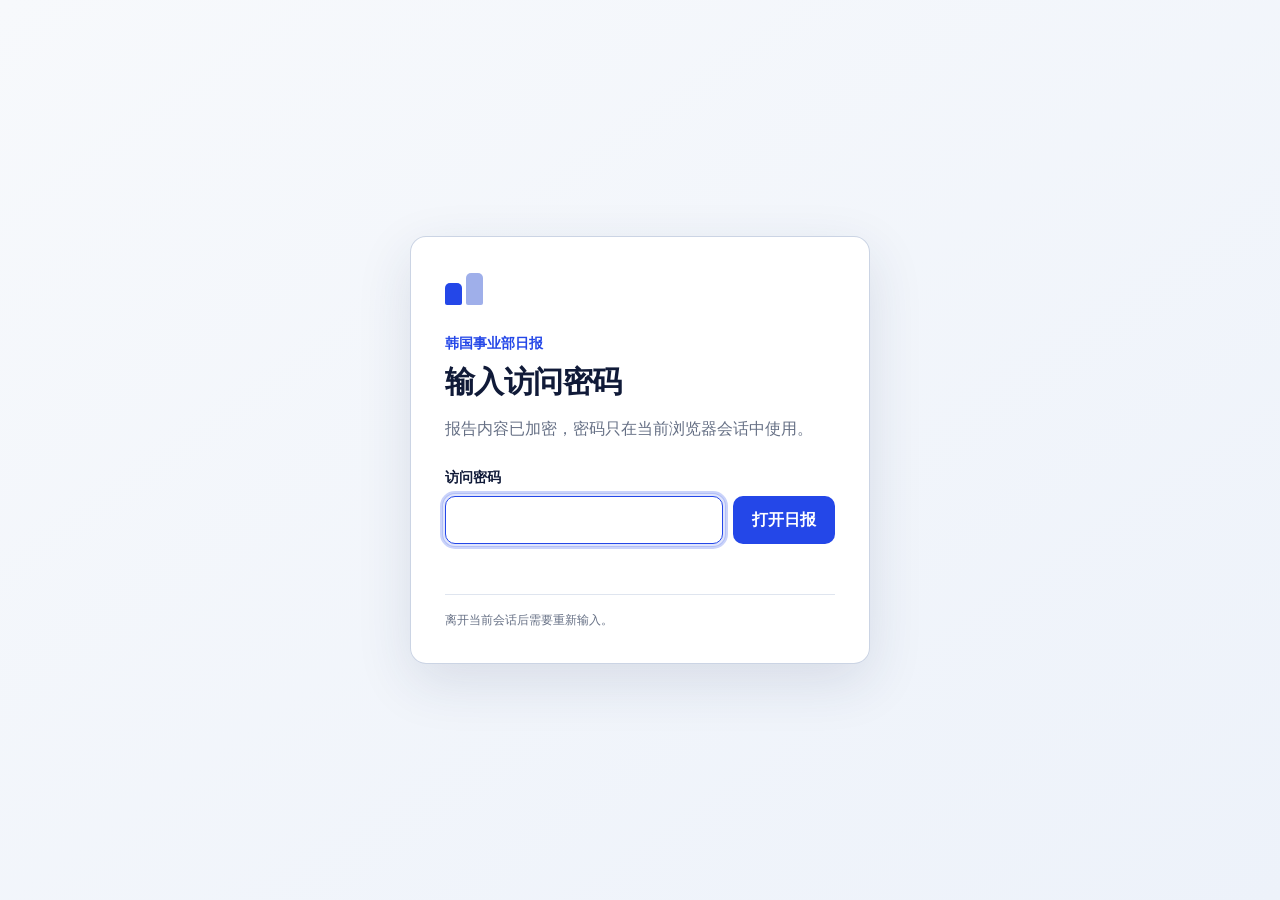
<file: index.html>
<!doctype html>
<html lang="zh-CN"><head><meta charset="utf-8"><meta name="viewport" content="width=device-width,initial-scale=1,viewport-fit=cover"><meta name="robots" content="noindex, nofollow, noarchive"><meta name="referrer" content="no-referrer"><title>韩国事业部日报</title><style>:root{--ink:#101a38;--muted:#667085;--line:#dfe5ef;--paper:#fff;--bg:#f4f7fb;--blue:#2447e8;--blue-dark:#1734b7;--soft:#edf1ff;--red:#cf1c25;--radius:14px;--shadow:0 18px 55px rgba(31,48,89,.12)}*{box-sizing:border-box}html{scroll-behavior:smooth}body{margin:0;min-height:100dvh;background:var(--bg);color:var(--ink);font-family:-apple-system,BlinkMacSystemFont,"Segoe UI","PingFang SC","Microsoft YaHei",sans-serif}button,input{font:inherit}::selection{background:#ccd6ff;color:#101a38}.unlock-layout{min-height:100dvh;display:grid;place-items:center;padding:max(24px,env(safe-area-inset-top)) max(18px,env(safe-area-inset-right)) max(24px,env(safe-area-inset-bottom)) max(18px,env(safe-area-inset-left));background:linear-gradient(145deg,#f7f9fc 0%,#edf2fa 100%)}.unlock-card{width:min(100%,460px);padding:34px;border:1px solid rgba(191,202,222,.8);border-radius:16px;background:rgba(255,255,255,.96);box-shadow:var(--shadow)}.brand-mark{display:flex;gap:4px;width:42px;height:34px;align-items:flex-end;margin-bottom:30px}.brand-mark span{display:block;width:17px;border-radius:5px 5px 2px 2px;background:var(--blue)}.brand-mark span:first-child{height:22px}.brand-mark span:last-child{height:32px;background:#9fafea}.product-name{margin:0 0 9px;color:var(--blue);font-size:14px;font-weight:700}.unlock-card h1{margin:0;font-size:30px;letter-spacing:-.02em}.unlock-copy{margin:13px 0 27px;color:var(--muted);line-height:1.65}.unlock-card label{display:block;margin-bottom:9px;font-size:14px;font-weight:700}.password-row{display:grid;grid-template-columns:1fr auto;gap:10px}.password-row input{min-width:0;height:48px;border:1px solid #b9c4d8;border-radius:10px;padding:0 14px;color:var(--ink);background:#fff;outline:none}.password-row input:focus{border-color:var(--blue);box-shadow:0 0 0 3px rgba(36,71,232,.14)}.password-row button{height:48px;border:0;border-radius:10px;padding:0 19px;background:var(--blue);color:#fff;font-weight:750;cursor:pointer;transition:background .18s ease,transform .18s ease}.password-row button:hover{background:var(--blue-dark)}.password-row button:active{transform:translateY(1px)}.password-row button:disabled{background:#9aa7c7;cursor:not-allowed}.unlock-error{min-height:22px;margin:10px 0 0;color:#b4232c;font-size:13px}.privacy-note{margin:18px 0 0;padding-top:17px;border-top:1px solid var(--line);color:var(--muted);font-size:12px}.page{width:min(1460px,calc(100% - 36px));margin:26px auto 52px}.head{display:flex;justify-content:space-between;gap:24px;margin-bottom:18px}.head h1{margin:5px 0 7px;font-size:32px}.eyebrow,.meta,.subtle{color:var(--muted);font-size:13px}.eyebrow{letter-spacing:.08em}.date{border:1px solid #aeb9dd;border-radius:11px;background:#fff;padding:10px 14px;font-weight:700;height:max-content;white-space:nowrap}.head-actions{display:flex;align-items:flex-start;justify-content:flex-end;gap:12px;min-width:0}.refresh-panel{display:grid;justify-items:end;gap:6px;max-width:min(430px,45vw);min-width:0}.refresh-button{min-height:44px;border:1px solid var(--blue);border-radius:11px;background:var(--blue);color:var(--paper);padding:9px 18px;font-weight:800;white-space:nowrap;cursor:pointer;transition:background .18s ease,transform .18s ease}.refresh-button:hover:not(:disabled){background:var(--blue-dark)}.refresh-button:active:not(:disabled){transform:translateY(1px)}.refresh-button:disabled{border-color:var(--line);background:var(--line);color:var(--muted);cursor:not-allowed}.refresh-status{max-width:100%;color:var(--muted);font-size:12px;line-height:1.45;text-align:right;overflow-wrap:anywhere}.refresh-status[data-state="success"]{color:var(--blue)}.refresh-status[data-state="failure"]{color:var(--red);font-weight:700}.refresh-status[data-state="warning"]{color:var(--muted)}.refresh-legacy{color:var(--ink)}.nav,.filters{display:flex;gap:8px;overflow-x:auto}.nav{padding-bottom:15px}.nav a,.chip{white-space:nowrap;text-decoration:none;border:1px solid var(--line);background:#fff;border-radius:9px;padding:9px 14px;color:var(--ink)}.chip{cursor:pointer}.chip.active{border-color:var(--blue);color:var(--blue)}.section{scroll-margin-top:16px;margin-bottom:26px}.section-head{display:flex;align-items:center;justify-content:space-between;gap:16px;margin-bottom:11px}.title{display:flex;align-items:center;gap:10px}.title h2{font-size:22px;margin:0}.section-icon{width:32px;height:32px;border-radius:10px;background:var(--soft);display:inline-grid;place-items:center;color:var(--blue);font-weight:900}.card{background:#fff;border:1px solid var(--line);border-radius:var(--radius);box-shadow:0 8px 28px rgba(35,52,91,.07)}.unit-grid{display:grid;gap:16px}.unit{display:grid;grid-template-columns:minmax(310px,1fr) minmax(430px,1.12fr);padding:24px}.unit-name{grid-column:1/-1;font-size:21px;font-weight:800;margin-bottom:18px}.sales{display:grid;grid-template-columns:1fr 1fr;border-right:1px solid var(--line);padding-right:24px}.metric{padding:10px 18px}.metric+.metric{border-left:1px solid var(--line)}.label{font-size:14px}.money{color:var(--red);font-size:38px;font-weight:800;margin:22px 0 8px;font-variant-numeric:tabular-nums}.quality{padding-left:28px}.quality-row{display:grid;grid-template-columns:150px 1fr;gap:18px;padding:8px 0 17px}.quality-row+.quality-row{border-top:1px solid var(--line);padding-top:18px}.quality-value{color:var(--blue);font-size:30px;font-weight:800;margin-top:6px}.refund{text-align:right;color:var(--muted);align-self:center}.target{display:grid;gap:7px}.target-line{height:3px;background:var(--line);position:relative}.target-fill{display:block;height:100%;background:var(--blue)}.target-marker{position:absolute;top:-5px;width:2px;height:13px;background:#283b85}.target-meta{display:flex;justify-content:space-between;color:var(--muted);font-size:12px}.filters{padding:12px;background:#fff;border:1px solid var(--line);border-radius:var(--radius);margin-bottom:14px}.table-card{overflow:hidden}.table-head{display:flex;align-items:center;justify-content:space-between;padding:17px 20px;border-bottom:1px solid var(--line)}.scroll{overflow-x:auto}table{width:100%;min-width:1120px;border-collapse:collapse}th,td{padding:12px 14px;border-bottom:1px solid var(--line);font-size:13px;text-align:right;vertical-align:middle}th{color:var(--muted);background:#fbfcfe}th:first-child,td:first-child,th:nth-child(2),td:nth-child(2){text-align:left}tbody tr:last-child td{border-bottom:0}.rank{display:inline-grid;place-items:center;width:25px;height:25px;border-radius:50%;background:var(--soft);color:var(--blue);font-weight:800}.money-cell{color:var(--red);font-weight:750;white-space:nowrap;font-variant-numeric:tabular-nums}.tag,.level-badge,.count{display:inline-flex;border-radius:7px;background:#f0f3f9;color:#53607e;padding:4px 7px;font-size:11px}.count{color:var(--blue);background:var(--soft)}.news-columns{display:grid;grid-template-columns:1fr 1fr;gap:16px;margin-top:14px}.news-column,.feature{padding:17px}.news-list{display:grid;gap:12px}.news-card{border:1px solid var(--line);border-radius:12px;padding:14px}.news-card h3,.feature h3{margin:8px 0;line-height:1.35}.news-card p,.feature p{margin:6px 0;color:#34405d;line-height:1.55;font-size:13px}.why{color:var(--blue);font-weight:750;margin-top:10px}.source{display:flex;flex-wrap:wrap;gap:8px;color:var(--muted);font-size:12px;margin-top:10px}.source a{margin-left:auto;color:var(--blue)}.empty{padding:30px;text-align:center;color:var(--muted)}footer{text-align:center;color:var(--muted);font-size:12px;margin-top:18px}@media(max-width:1000px){.unit{grid-template-columns:1fr}.sales{border-right:0;border-bottom:1px solid var(--line);padding:0 0 18px}.quality{padding:18px 0 0}.news-columns{grid-template-columns:1fr}.head{align-items:flex-start}.head-actions{flex-direction:column;align-items:flex-end}.refresh-panel{max-width:min(430px,52vw)}}@media(max-width:680px){.unlock-card{padding:26px 20px}.unlock-card h1{font-size:26px}.password-row{grid-template-columns:1fr}.password-row button{width:100%}.page{width:calc(100% - 20px);margin-top:16px}.head{flex-direction:column}.head h1{font-size:26px}.head-actions{width:100%;align-items:stretch}.date{width:max-content}.refresh-panel{max-width:none;justify-items:stretch}.refresh-button{width:100%}.refresh-status{text-align:left}.unit{padding:16px}.sales{grid-template-columns:1fr}.metric{padding:12px 0}.metric+.metric{border-left:0;border-top:1px solid var(--line)}.money{font-size:32px;margin-top:13px}.quality-row{grid-template-columns:1fr}.refund{text-align:left}.section-head{align-items:flex-start}.section-head>.subtle{max-width:42%;text-align:right}}
.comparison-strip{grid-column:1/-1;display:grid;grid-template-columns:repeat(4,minmax(150px,1fr));border-top:1px solid var(--line);margin-top:20px;padding-top:15px}.comparison-item{padding:5px 18px;min-width:0}.comparison-item+.comparison-item{border-left:1px solid var(--line)}.comparison-label{color:var(--muted);font-size:12px;margin-bottom:7px}.comparison-value{font-size:19px;font-weight:800;font-variant-numeric:tabular-nums}.metric-link{color:var(--blue);text-underline-offset:3px;font-weight:750}.status-card{overflow:hidden}.status-summary{display:flex;flex-wrap:wrap;gap:10px;align-items:center;padding:15px 20px;border-bottom:1px solid var(--line);color:var(--muted);font-size:13px}.status-list{display:grid}.status-row{display:grid;grid-template-columns:minmax(140px,.65fr) 120px minmax(280px,1.35fr) minmax(220px,1fr);gap:16px;align-items:start;padding:14px 20px;border-bottom:1px solid var(--line);font-size:13px}.status-row:last-child{border-bottom:0}.status-name{font-weight:800}.state{display:inline-flex;width:max-content;border:1px solid #cbd4e5;border-radius:7px;padding:4px 8px;font-size:11px;font-weight:800;color:#53607e;background:#f7f9fc}.state[data-state="READY"]{border-color:#b9c7ef;color:#294d9b;background:#eef2ff}.state[data-state="NEEDS_DATA"]{border-color:#e2b9b9;color:#a42626;background:#fff4f4}.state[data-state="NOT_COMPARABLE"],.state[data-state="NO_TARGET"],.state[data-state="WORKDAY_ONLY"]{border-color:#d9dfe9;color:#667085;background:#f7f8fa}.status-input{color:var(--muted)}.status-empty{padding:24px 20px;color:var(--muted)}a:focus-visible,button:focus-visible,input:focus-visible{outline:3px solid rgba(36,71,232,.24);outline-offset:2px}@media(max-width:1000px){.comparison-strip{grid-template-columns:1fr 1fr}.comparison-item:nth-child(3){border-left:0;border-top:1px solid var(--line);padding-top:14px}.comparison-item:nth-child(4){border-top:1px solid var(--line);padding-top:14px}.status-row{grid-template-columns:1fr 120px}.status-detail,.status-input{grid-column:1/-1}}@media(max-width:680px){.comparison-strip{grid-template-columns:1fr}.comparison-item+.comparison-item{border-left:0;border-top:1px solid var(--line);padding-top:14px}.status-row{grid-template-columns:1fr}.status-detail,.status-input{grid-column:auto}}
@media(prefers-reduced-motion:reduce){html{scroll-behavior:auto}.password-row button{transition:none}}
table{min-width:1540px}
[hidden]{display:none!important}
</style></head>
<body><main id="unlock-panel" class="unlock-layout"><section class="unlock-card" aria-labelledby="unlock-title"><div class="brand-mark" aria-hidden="true"><span></span><span></span></div><p class="product-name">韩国事业部日报</p><h1 id="unlock-title">输入访问密码</h1><p class="unlock-copy">报告内容已加密，密码只在当前浏览器会话中使用。</p><form id="unlock-form" novalidate><label for="site-password">访问密码</label><div class="password-row"><input id="site-password" name="password" type="password" autocomplete="current-password" required><button type="submit">打开日报</button></div><p id="unlock-error" class="unlock-error" role="alert" aria-live="polite"></p></form><p class="privacy-note">离开当前会话后需要重新输入。</p></section></main><main id="content" hidden></main><script type="application/json" id="secure-payload">{"version":1,"algorithm":"AES-256-GCM","kdf":"PBKDF2-HMAC-SHA-256","iterations":600000,"salt":"L5TaRqEFLdkwMxk3JjxdGw==","iv":"cGWq7eiI2IcInhGO","ciphertext":"vdyn+7nfQDGz+U1DDEY6PCqjxxaS0s5Fwb7Y0912Xl5ptihLRlz50Ynm+fTJcsYbXIF2wvPZy4LPm37V/dH5YJSGwu+EU/[base64]/q8Hl7EW6GLE+AParhkiDJzJtrF0peEWBibHtGGlbyMV9xVo33DYKikfBY64QmgOhg/8qBS//[base64]/rLQZ0Zu/4Yi7j4FDhPbGMisbZGrFLrxoOxSuxhLCB3X+EyEXjbvRpgcdfx/GQZu45CZqoXrKAa001utfu4T4hLs3H/meRMpd3/DwG5RjIyHIABRO0K7qbjptTSq0Y8osJm1f73f3ZijwJJ3rle+Z/3LN522uVzdtngWovGittBD0rYQbYgAoeKMugBv36E90k/upcDhP8eVnCUoovfRqXvGWwVrukPqsztwcClCP1XdLibe9G+YFXQjI+58JT8F7On1KCslmyycqCRtdTHAlGxWHAjoJsCn5HnSjXm7dF6RBae/GGU6g1Gf1kfQBdc5fT5fcPSTx8cKey/G4/BISbKtNNp/Vq2b2A9jGmPNKpsopPXvg22cNggKMMbTZ5WDoNpi3TaRvsKdEosVTio0aT0FBjAxUgNEW08YFmE9TGKaubZxDi8RjEZDKPa+EkEOOt0VothWwN1jMjw8FcjIpIlIqT51rAFHok+/80SFGGELCp+IFE5d5hQM6PKsJu5zGZpM1u6xG+a9oLpYeRp3xxU87T8YeXTobGYDHBtl57xBF2tlzhpy78HzyTk80ZhuDda6m8cEdkGH3cRvMlptc6Qb1Kz/heKjMQ9wZGoLTmKErJBBL3hGun3YmVdX9xK0OvnmyfUzDCD7tH6lorTvL3MKcgq9cPJ7Dld719VO1n7XAb26d1roe1gmjjPmAVrMPiLl6/+FUGQghLojLJg1GGETaKzB5Nbu+hbjybbVE4Z81LKmSmR/TbqiBdxSTnDeK3rsqQpmu1a2ZJMx6PZN51KYFh1eomEr59PwFgDhnPLB/1qAHzUq7pA5XEKRwyngJCvS6xpVq1ssR69ix9e6CqUR3+pIJefgoMN6jbyEnFuuSTmgTYePT9/TdiPogWPyV5bTlZQeMe2i74wT7FfWPCPLj4rES3tOuJfit7gKHpx4cRSAhUKoXJLnn/m5q6noIbT58fPstJIpt+6ylqN3TjtSuM/yp8PQYI42fTwIlemMbNiRzUgzgHbUUyF2fOA9bSpy0Na9earhB6FXDggcQ+SmEB884TvX5dUkIF8y+GNG4uTzRxjBfZuQFaVvsmICg1W7lNz3t7+R0YZ5eac5nJI/L8W/04kcl9jn5fxC+2GbfynVhicSzyjn6JNxzt7ywtAMGZa+JwGJ1S+n3aGlTSXHUmgqY6K8V4njIIN6SbKGUkRv6MA1J7rNywjhLBrTH3tZilvLrd7S/q9O11AxauIi96dbbV5nptJAXmhn5SDV0fPCuwhISI5BwzsRNZb9go1S/4/Gu+kOnYwlm+csX71HuIA2bwAJU2zlYI06CilPpAus1QquDJ72VTF+cpb1gwDrrgTHkBTXL5AwKZu2viGnZN911T9tzd9c4PqMZd/kn8332A9BPsOD8Kko9H04Q/I2ZbE4k1ne6udgheO0oRrBg8yeQ851czFzu+ffZEeLwiR1Ju34ymhT26SatkVFedQUkWCxYmTOziV+ryJXmIqMGpqg9sKSl8N6uTfRx7yI3pF8hiqf8NMlHKw+ZLLRx64Qj1kBDPk8Y/ZO0A+SDuPld2txR1NDJ6TsvrhVC5vmmtuTm8GtoPgI62TbLqp92v3mSx7nZRjGFbufSNQ0NEZtw9zMns9UeDi/sfVc6/8BtwFNRA49Uqr09kjqtpVC+NJSegSGLGyL6snVcIIX4iivisXkzvVjhSsHumo/Cz3pF15ZMOqxsoug95K+7IAyl9u/rmUOeMsujPGkiw99QvDdBycUNxPWOabsC3GkZWuhWZgVax9FLBrV2X7Z1oOSxGOo3HIJOwkdetxPXLMaDOdShtR4AdTq1YHlELxdNQs3MfvRJUBy9ePCREz7ro2gMOjzgxpTC8jHIIYQ0u7O1Gkg+do52BEc7g9VyC3KAYaWTnr0o6O0N7SvZ7t79xEthcM/[base64]/KdhmUKu8tB1GnLFuAEuj85gLw73Om4Yawdwbl1UfsmOuOuAq215Q42KWj6YVSaiCudhTgpj1FaeWfbgoX3y/BimunL5Jg+jR7VeaJmweJFcrXtM8tQ15mdg1zYM6NP9QQK1USxDwW8Tqiv5WXJxFod7umi+7cGANE3X/Q7Cse311a9BLKK847OTFUGMxReDMsZSGcFNMKpuz2eQo/[base64]/e5adoA5NwQgYuTy0PlLsGgzfSCDEUEz8QYGzKaSR7pt/1kHkR/xyOG6V5MzyNhU/QgKFJu/7asAGd17zFMd0Xy3o2KzYdpe3dItze+oTJUW7olC3NN2VubfA2ADXtvwsz83NgDZzceXBz7lWSAA8tTQSe9w5KOHr8cfEiCgHp40YRRaXiTm8MK/5c8wDQH+umNHsvAB81xq/4WbO6IXnAmQBZL/M5s1MhSUPPy3vZ9pXZMIirIHMBmdICqMcSTZnJ0XxX9AJd1AcbhoKrJoOI8TO6ExPWkI0wtXMqJVrqktKHp+zzA+z/LilufKRlAxOIjkvd5e+cbRIWxkAhCSFOcUixOoQXPZcYBNnMd/Qc6snDAHPHjSXP1k4bhs8MTd0Y0bJGARLvD5Z89NNnnqc174LNYsSWM/UCZjdbDqZSGwv5aJCyWZ/uzP684sKyoJ0mS2QwJ+A+T9udXZdGx4TDJts/fC49gsbPj8rSTZxDVI2rFagr9yPKWwE58lpez4kPDlZcd6hN79I8fWbZOgk5W4gYVbR1U6NMwuARVLzXiai8h+/dFKl09fFrnBaKPuk7AUB4u5flv5GyoxF47XwFE7ZOSW+1VttJammLVUeRPTT1Mc2pop0psGM0pQQ+UFpijqGXf6ZTLZtjuKkMdimWUnKgq5goMJd5r3OmowuMMc1/PdI3/rafzdzW0f2UwgkpY09mP3kzdpIed6oJ/WsCPEB4pHfPj3QjbWP/[base64]/umJAGvUPeR5fTEB66nuo5su877uLSu+DzwBmFcqg2Z1niGYlLuI4pCXppckgLE8D532oQ9xgREaMfQsfGbf0MBOdEyE1oJxjBbtc/14UN9ugFd8S3UDphY4rR8hTpelXJURnwOOz+/5Rmcvd3lprwuLEo8ehfyY25kZYIZ1SPWv/zU7JJgWDYjXMnJZ88dI8uuKiV9h8cLILhWiS5vYjg/P5Xt0sMIXY1eSvP11QvPx6lgwtvDY9EkkVDKqdUUZtZW3vkcfij98EbiF43y/LiFyJgwmkzOPpcoz4z1Ted2ZvfaPaqiBoXkTxpUHT/xNj3JpnnHduAHkXyhZtq2X3c2CS/41aejF/PVz4WvyIrjU614wrcomHEdKNJWTUezE9gnO35dSid4PC/IekFKMtLnPOj1XjwHB+RtaJ6jH3ZzvS0vAXade/MEvJ0S+hVFPh6FDbeo8iv7t1o5CJyYzAuRslL8MY4se63ZdIIEZ5PeFX8/rTOQsM/IHIkRsEqN9QtqgJ6dV06nNvo1nl4lCmc6o/Q8dMNb50a57jPXF4wjqqQC2VRaiXJI/k6gmnYt6pk3UJBnZLcYWE7uyb8D6ROigcFDEYr5rVVIVENYFjTWdOMOFuai/IFCayC6jRD+9j8Tr2OAbmriTZzcU7WPc/[base64]/IZFUSIWv4QGujnpxcY401Dl6kleCi6K7INoRhbGp7lIjDfsEuz4r1e4gFXcQwpNC28zVDKsoHN7IIhjqZDWS/gyFgfnvRU7eIxu57ShuvJ34J7CnPc2wnr1uh7GgDwSB9IRgYJO1tGJRZbCMtTuHfJIpFJy+NbnQxMvV/ZGmezFBqyuRKEPV7NNAZ3TV4N5sESl8SHbugp9f0t1nW6kM7YipEA5/AgO6lx12hzN689xXYKJGhEdObFSrsXBJKHGlRvsBkmSLs+xUXUf5CvZJQV55ipsiubM7D6P3aunY5SrWiQ/4u+Br0Ydwwmh6NdI62WksyGihDxRb9uOxGo5w2f2sqBYfY0ekH3tgPiQOL5KI66ygkXIpyORQpmg1X/VgQS4LYPh9W7E4jqqCZ/+oZT9lfpycgWI6MhpNVU1TvXmZTTWw2eSNbCkAe20f8LuzdWcyaB2R13r2wWsRNjG5iY1iYj1QErjesJj3PBMC5CyZqadcXQvIKoj1kNNBxLORWQZrytA9pbURAN3slsB6bNp0cslHPh6QLttVyA5FuveGn9b9mQ4tSmVtSfmg7xHK8D/EYwjN5Zvso/zzUK9GHm3J0du51UNAzmwDFYrWTidja6XCYJ/2GialLhm5YAy5zlY2bTMfGg6Y7BiBT5b9v462KxL39O0qiBQ1jUnnTqxSdCwhloqXoxuwUmTEJDjwA/M18CaZOQgoxk6OrJvqYcjH4iQyhEYR5Cd7BSLyPbF0IZw1NPr+TrLKXU2eQkkqPx/16VqbU7ns3uqgTFZTP9fnMZdAm7eJ92i92JBrTvR7lxga1CXQUeMQHGMv8zDPipKJNoNG7OuBgjWN0hBrG5CCiNMRFaxj/oP6DE6jboMetDJn7LnD8+je5n7O9vdnOEgesdJ1vxEL8OOxnJFMx9A1TAHiaEjlMG936nvOdSJQ5qOX7fQbnrv+K33mJ4VMpX2lV9v63Sj4gAyYfDgcc6rW+pX9ZB6IQkGkUHbyT5lrre0tVs43lLpG/sXPzh3wBYEGbXI8zozqlW5mGh56NJXdr6tzosX+JeqD92M6VGTb7StBnViiGK4BnCDjzD7Jej85Zny8G1MDD6nBAzziaT6NX9vgGx6fiPfNCul8OwKUrTPyN7O/ry+cpZxoCrcqzCrFjWe2/mDSq3SwYQcJGD3/Ypc4uuXJ9oby0/muucSaeM7RO4kMyPCsM2t3kXAAVzEMbXNJU58Qinb3NriawGjO5h+k7NZhOSWYMjqEAK2stmAmz3itqvOGQfSg1t5XPrtEaeuSZYXiUnUYcM/QfvkUpAy1FUYs/[base64]/7Sf9FwJPogGBv5KX1JMqFBciNm9DBMQF3LsbQ7CljIpTl4Y83eEBj25paF+cUvH4Rpm+oRWPqfRPTn+HWyEvz8t1x0m+zNWiO2XhHIlPCyBjbOafHTpIo20dW9s/zaRAn1McEeqqno060jh03uAZiw3jT+U9LyXVx0RC5v3i24VT4r5MBjIz+WA3jVpjbvXGFjNVh7J/CM7mepRuOX+TEs90rYWFCMhTY8fbzYmnmjTfFFDqqXlRmWw75l0UkD4dnhdCffEr/wRirgdzOzofSLidT5XZWtj/ztejIhqyVRJ81pZvFCVxnIp+rYM5XSrJBud7uvR9eOU95EDKA1cRryjdit/Fd1rQc+J1x6yU/HWy8wOZwNUkAwS+vNEnXJH4tHkRmbppz7yxXJYBJZkq7Oelid7Vb1rdzdKwp/QzJOUnE9L/1kVoKtHKG5kPpruXnhft4us+Xc1agZFNk64v3q9mm1kUgYMgz6ivS/cAsgDWj2akmaFbDANqUZTYrokfPpF/S/KyowUKZw92LaGujxrAjK/zlzwnE3K5uIGr/XC+idc11ICoZ1lZ7IxgTyQPo0PkoSzEIZ30UXlQUlpQY+JQ+nPs8Jj0I2juKfjMoA1+OFZtMf1wtKtaHAqt06gOf1opgrrIfufGrssjFSKWBo1bjMGmzNnRp/U51nYYJ0hSp8ShEFHPiB4aZhiyiPmm9vdRsq+ee+jEPSbVvqYoL/0KwQSwFZvwIbjRAEentjGn0hNkkaRoJ/OQw3Cz6aNiLWwQMq2biro7hxzHuDQKLUKRyD0ae+Z01aCdgxlbJpubsI8NtUGzXNiEh4jxAKg9rXawYJleHZ9FK+MbJu22AnJ21mmx8jRDbWx6ZJeZiYpTcNmRM/Rba83eBVWucZtiN7BscQFU7pFOusjI6AsSYAG/[base64]/tDhD0My0ggyYnDqQEm0svR/El/MQqbwAgwwuQgdF7qBbZe1wenmThe3yOqub7a9H0KhuCS5MjLi2zvZCEW1CnWskC+/eOw0kKHvutFWpReIkXg1/JEKO9AztUs0/fY2pmWqcMMbMJplcRtZANK+Ka4wQG8XD3LS+03NiRVMYtMDNMtejnr2WJouGs7YHrN8rGTX1BV22/Rk7dy+ft5zcq3pp47eXZt1grq8VXpL8ayTmr4BJk4tihEcxG7QyugCc08ohzGJPNVNyz4BbMRl9JneGG4pr6KIlxO/I6RAXj289oPZElQdaDW80l1zDGxc2oyyzGIhEBN0Ry4RlEs42J5/dzWyR2rnd4swCZveoFeZXPtKMTGTO5OzwDdCRDAb2+5x1qsbZn5QOpxUio4XyGScwmyAyHmUL2HVuVvRXU51KGnbwK5pFRTsbe2p/IAwGPuu/vSJ2uzcrNIjypmgNFclM/8/S1nNKDnFaApR6eh9TVP3ZmFR7VjEyhVONI6K+vhwMgdHD9k0F+DCiF5+h2qu8f0T8J3+JkSgdkRE3b+od5Sbw8Nn2gQcBZyYdV3M/6bkf1p2OesNHBUtiEghVPofRogRR3hDhDUBTB40WMCMjK9Krp2c/0GTUS37jODOZTubKrNRcWdyzJJJwXaeGE2pcoT3GsQVc4r88Y1BImUkrhXXZHMGrKX8HRzpYsH6cYgkrmkFI0s2DCr8Ec/B5Xicc0qsFaz6CDv7sGL7E6oObCVuIWGkLJQ4DQbEpv5+vgWKaUEay7iSMHWIf4h1YB9eL2JvkQzk+L6QPlcMojFoJRD+u5gld6lcHbmkoNRAqrcLJ1dYA1RlVWTZR9XxIu7Ep5FbjE+xgW2ltXXVoKqJMr//AXyxkkVjQEZfL1UlBvZRBRv5OxGPul9i7B93gxcT0Th53YM+3yEgAfpnENEchzdSS7OsH3uwgQNsTntYxokCIbmRB/KXgotRH7WHh00zMklmAv9PC8DaICkxf0eebpDysdYFyn3GSUbgHO8JN8or+LZFXVamK6q/CUnTdYD61BpHuu80ZskjbWWDBXNt7yBgKn0w7FFK84AVHsaa3ixBNarc+rlK0gzLWLRRkTohEWyVfvH8qwa9TzeoeTUsuKGCr1LqNTQyLNUtoaVlGVdGZiWuyFazRpYO1bRRg4+cTq+ZHPN2zZEw5V82BK1TW7xKVyWAR8g3I768KzFFA/ORdUGBIUhDbI64qeU9kp3dxOT9yTrEluY7sN4iNVVmxPfsmiBPIKzLaNt/iSznSq+IKj75xanIRV0UQRdFe6csIKENpg0wQ5A1G0MqP/IpDxU9VjD53YfGJ5NV2lKWu0QxEkpbSV4rXbQvDRweKpc2S+IMfh3B+meItilWEen8BNJzecFsL99CI2LfXPj/VDbgSVB59RiK2VoTwH/aTTC0PxCsqyP1eekzc/jhnUNzZM2zKeyF9jOX2yR16IflYN179ixrsDbp3l9Zix0peMdVj1ZM1fLb3UG/79AIfx6GU+YEx4uQXsLbxbmqmNjVgooCfN7E/dBCcJtlZ/qIJheBez792LMhCJhg2m9Ia5rJQK2Ekk02rLub0c9c0rrOJuweQCBz7cZtfsErwa+zZ1gm08WKtCiFdiwGOp1g28sdCV35ucVYQCB0nB/16yaLdt22lSqh67P35f2sTm6psRgTfjHVFU3a3VI+Oq/aRp+XrxvmaMu9nbx/[base64]/MvlunNj6YzMpYqpWf1SR5NXDnk1LJqpof9dVFb28SGCvdeot9IyU/1f/uU4tWx38kZmngOku42YkESUdQNuajNM2w5pDsTRZR9rGY1YT0E8+yQ0a1OEWOS+lsoMjR/hLa5kAyy2wUMbHChB9dQlkvhAktb/m/[base64]/p7DfG8rlW/it21EVGX/8y6B+hVUK33a3MN2Bhf4HkNHJD2XLV8X7x89s2H1/eS1rfkyeH3zPm8nwrqEGFtoW6qWfchpkujmdc7i57Oeg+Vr7tuCnzVZsE1zzJU8sVGKqDCVzHDRY1U3KpkP74FG7JGRNZadfkJFAG/F8DIXphTNrTeP4mI2z3VGeV7ILTp715Db4UQr3Y+XEEtrv9QnjqOFIjzMjwAEnGrBfYZ/cOgbr8yqqyc7Q3ob1FLYJ17b+ZfAk+urBJ3ucMBtKuq5NLuzX0GF306nRU5U1ptiT9ZWFzcLOdFe244mLaVzWXBFh4DH2wbynreNfIBAhBRYHs/gj7vs8xnkimECb+VoSBCQ+03OYsj2TiMtQNlXoAsHEcLaLm8dM1WYCnHmk6mIyUG8UYdZqqnRAi4FcVSLcDnPuYwynCrF80bmOjHpwaiH8V5Hben5//ZpEMBckgluRKXxaA93Y6F2jkQZ9DpIdnhvDg2IMpzsH5wZoNypHacXAoCDpp5EPLAhQJCj4AorzbAXl9sajgGPv2YbGrkpe9vKRxZ0TK7qip6iqWoBXc0wnMS4fTo+04dv3ye2BwtXo2ByyHvwOa5+K19rZCrP/hj6TMabeB85hsH5VTfaWw3lDp3uW34zLVgUUaLy13e16WUoWFsxPoix13+OAqaVGf90/zOgkRm6ULMVrzGGij/PcNIBwZ3POEP0PYm8JxFQbn0V71+Put9mH7GaXCeTUOLjWFVmusGsKk7oLeGHg7RWTHMdICLCf2GBZQY3aS9uP2qKNwZY44ZMHc2i6Jrh/2mgKyfqyNNNzpmw+uVeELsGNcYWoGDJexnIzUO7MF2XwywXXsbklARR9t169npZcvJsKqodyCUbSpcBK7KR66sAV3uidBELhqpOE2GRkX9QeiehLf/f3li6G8eHlOLKHqsUMucHeiiiBSGgbknf6g3lu6Q2sIR1mT1ItIOoIw/wP0stazD2n0Z0WZix7jg1D3HijNfvsK7T6b3KkM7mZvkWSj4CNlXwXVdo51JuCOdBI9q/v/1XtiG7A/W2fqsLseMrf77z/2MRyWcFZvLjubsp9P1nX5ygRkpvFgVR9RL84PZufs6wZTpaNEoMRR834iMBfYF6PY1yp2TiRnnUdDtYwCR0o1z085DtLTTI7ZcwqLiTgb3qIW2CE4wPtH6I+SvwzfdGJ8gC7A7Ja18lajHGDJtvQOjq/6lzINbTwdj3by6rcBwpc3LjpytNCEPLoSrd228PTJ41FnZWNXaW7fKzRhbswrjlW7lXrKdbD46I0F1Fh1mPZlihe2LPzV1TdNVgzgp0tz3e/ccpJbB+gUP5oq0pQArsbrOn/8USffG0fJP7C3LRgLSlV6tm0HQJVKX84Njmeiy5k0NNrXNJ/Racu9iZvQ3LQG79V/5NLFUZeCNcnNZRGVAqMpSQ/Q8EMOFdpnOouh3mQ0iXuOta4aKn30GOO3iD2u6a1L/4BgoPYUsPBEQO3FM7GKxoIDYlZl3l/uXzLQyi2sAUIDTZud9OJI8VyqpWyZLNWexHSEWPtlHMnEUflfHdLlHPrEf+tvSjt4C/qsPceSvnq76PJN/YShswKFPI+ggIB/tmCH+8P2P2VWbTOG7SxPrFF38/Ae3KCd0tpk+Xn3d6K25szWgL5lemQPpMgaLdGWL4hupSYg5yS9YNFPJr/E/[base64]/O3GNkRXr116nuJN0zhu0rHwJGO6uCilLa4zTzrjXiL/Z4k0wYHyDtdhLYFdnjZ9SHK2cRoVoadOvQoRKPva3JCBhcrUB8D7K1vQAmeP3TtGS/WXb2SzcwEdul/QfgWMNRDpzlkQ4sK4ASS8XoP88f+VyWw6G7Dlzz3nYkfjaT9/nzGj6GMPXE5RM6Jc2GW3GnJa4MLm4xiEhaYcLWgpYicJWajDw6nU2LE+4XpSdUOhQs6sIXiYi0k/SmjBfDMa2RQV0UUs0jT/S9FbSzlQpCHzAljOz+GUFhbbQ1Jr/QVxaYEZ2MAcZ78EGeKJIxQeohe12gWqM+1b8lJxmjrpur1+Qa40Bs2H63MqSCQhDs35LlIjyflDSb4R+FrNyyFG4py3fgCx/2oBxBrCmqH9U6edZlM0RKRcumSFD+jNlf7krRSV509Nhuj10ro+AJONc+8dNWzhsvxMRfGf4440piSDkx7+Gznfb9IMx0jPUQNsQIbL1Df6fnM+PYgKOUfgKnL7rZZ7wrX+PMj0XXowU4QSx9T/aXaoQPOAttX01fHnOGKjUUy9wLeceXjCJ0cUtHX74plRkT+fa8Nkc5EzZr/62akHKBJ+h2es/CifxNMI8a4sjRZ4bgqnseXA0CzrNMQZAkmUUFuSNuuT/[base64]/6z7SmGvel1n+2xUIDiMqDp45ZNOn2scfQcgG9DRw24RcQf/Ngpfxx4rg/[base64]/RhaBRXso2267gek2GA+GpiXbQGVJ0NwtIapXrdms9UybYoDNFuipjjhzEnI/aASx+OmpwM1ze81BabB0zYJ/09UnYXPbRnspWq76IgDWQVXLZ7tZ/A04/[base64]/IPu/0+rH9iDOyjH7swVM/wkxQY2iEjpBV+46CMFNFa+mZadxBS3sc2WyNK2/9TVDfRN4oXQjODzkd0i3jlRApO0iKrVAixD7QJ7cOQSCrh5czVbG0k/8MAvN8b6LFFmW9j7cUjWJw/jBMVPVWOyWZLoDZxd1THZkn5GpsGUHsNWV6P+hozvO6Oe8ii6lfdf8Tx33mYZxfe0JEGmdtav9vZh+Xr0ZGNVOgjzCsrxO+yzuOeDTDTMbxa+g8uXLTibn20kvYZgSW7wQx5PdDSl0i314aeuQ8+ZzLJYukiR+RjCDfDpgTZj0RxAopIDtl8aotLMYE90OCzQEmI/hHQBfo5tXIYuqJjkPQXtsUYTqIcl/tfARcsu/aui4KmPrA5go3nv7LLGW+JhW+Y/gxkDJhV+QQAiXIsbRmOcC24OiYlUai7Mi7aS+o4K+vs+xm/snBatPg0d4bBIwuqMKoUFwzB64KxtkWTE6s30KBuFbJ3MWPTd1yCWYogLUwPyAupix8bP7Qj1CNHPiVKgFU0SiUquzeCvIirvlDoqTs7f4Uj35MqLjXPlydHLQQNOr6U53VnQe4iSGU0+AT4gHjxrNyyhKwQQWY8I0HPcwxjU0ISoDOwBhbWfdgOV6p/+mIvT3vOdbvxCEIerhqEE4YBdg/yd0t1Pi2yKYaInr7C4MPFsMr62Pkhim7MinL2b232THdV361eE4iZvwY6Yg+ycTUprcDt6KuJSLFSLX14UYtm7afWUJX/iCWxU56HTJHrLvtVTJ1DrMO3SkasCJFbZQC8L/ksyCNgXB4kL8sz/Y3D3GaOdh7c3l0fDOGh957DxKKFUVfRckUWbEQi6E6xMu8XciYULsJdO0sAzFwrMffGTz/dYlyhqQ0GKKCXaRPeSH8uqsMPADER6eSrMAv7ZEo+JMLQxV064Ztp7MQng18pYDJSuCPH0KUEpgG5xFvgksYRSJlPy7Py7+JmzYmvKptLtNjnUslBhvDTVvpwFzMfCVFd6P3DuMKJXBjPoTNXPTj4XHNVCDWpvjGpTDIm9yI3HhWPWRKthW0pmdP7wgGPPwhkhrSPw/8A2Ymo7DxhYpDXRm6XrEjVasrzf1H62LNN85CeTKWD6f2OLmSgSugudWoGl+rLds6K9d8C8zcbHW8aVXQcmr5wU1+3bhBKd4w/3bksiQBWNOQgWGk9h/DpCMpp+aqUT+3ltK5hzYmhl/lADyokRab+k5VD2A4aXR/s57SjrVb5YTv1bVtlK8ULpWWeldNewlUrJi7Y3r2JkhWc/rt6p4AAoo9kXSF8BBDJB6bOPgpKb/irrmiByCOtPokavqcCkX03bButHnkmETbcvLNuq29I9xpeCL0QqmGBta5WBoYMEYs3FdJCHqCCV/jupdeedXu+6Vp5S4Q/OA7sHu0qE1EDxVYkgKKsz/e63fXvpYYWka8B6xjYCU6OsDuEOFF2ogu4ZnQzgwCxP7dQ/RGE5awOFFl5EMHTzA/M9+WvJSYEORRK6R97dcSRMT/2LCT+SwXsqvE/3hgM8e81vzX2Hw7RhiWd0D0H7uGqk/pjolO0Pp5nW0PXnxlx0oYD1TFUd/Rl9Dzul2LFh5hsM6T+mWAOw0wJOMc2cE20x+piR0sRuRM7dm+MNiKLUneOwO3NgJODSLJeRBY10fi2LgXXcfDHG9pnD20XX9uZpcLhhb8HxO2E1dMPMgzU1aSimPVB0+869ibI++YirwUD2Baer33VVSHV4KGBTfhs/lRhQ5ajZsgLDzfpIHe1zBfn1mPnCpt42qj8BFTJemJiuXw5+u1anC8EBFnlF24TYaWtWFtd/X4aqweJuyG1H2ch4sg7sFKQ6TvPFqXTRmUgb49a9QcNJSYIaNjT/qIdt+89dyyL2LnwDLvD4+4TvYLQ7yEEJF6Fhe2K/GE8A12aAXnFQlrfFMi97q94TcV0jq/Lt0KGC84IGpoc595ZHgYPo0Elj2ZZGAGEi6sE8kC6AzpLxxLS6lAClk3bxSqmUIIGg3P/iUcXXrTdZR6sgPHFdXLUlXh8PP2Ww8UQ34j1bxcF04Ke32rYn0HgRIgp7uwsF2yr3JclED/emB6Y1D7TjslrwB58qod5B2xSORRkyjPX58EZIWafXTnudQplT0+Jin+aGcZU/H3qTszI0oSshcJ0xfLuLZ8M4w3EK3v0vte2h8Y+TSQk3qCM7B1l/oG3y/0HPBCDQERbMgKLMJavDOQcJEg+LNT5jcQHHgDZiGuh5Elw+kZwbx1cEVJK/j5Z0eM37AsS/9nZKKeKtd2pILoWFuh/uehRsMwW33BzH4LzeYfSirW2TNr8GiFUIDtxTg9V1jsS/HQbSIOFOdBX4PYLc8TGrr+X184nRYZ8lsM5Xf79Qa0BAiUbXtO2edEe4UWSybU1dEKO9mn+mfHr+Fyzmu6+hrV9jiuOepgygPJjYyX1F62vpePKLf0dFOT41cSlwTpXyh/F5DuxJoEjgpYSC8YADnQqoEgtWfLmFkHHQ42jExQKLVb8Nx81XVArUFJfD4nNtTntGTtIhqi65MjJbj+aCtUhNXCdasOZ2VHe/SJcxmkNlR34qlVhcKKjmMHn51zz0o+QDwAGgj93NSWcC04l92nndGInt+RIMtMrKQcOBXdF5bcRtwt0zQpknNdsUqg3fBrd/qZbZkdvubZXSEwKsizNdPWZ1loISLmRqp3bZQEqy0vD67hk3Fq1haIqSIKKfRv27wgCe+dsjk+xgYmxWFh8n3Oe8fwPyhB8m0KqgqrgcwbbOvLbTR04/4lC3nbhqBWQ9ufHSP5V0BoYhEokQxJ3nz+ikRr5o4nrjJVWnv4cbDItw+d4a8dAi2RPW+8ooohh1CH4YZRSrwfbJgq6CzDgahMRP2775Ef2xL2NljSE2jdS+DBuIQ+sFyGmSJ0J+/lW5zJSLLUDiImK2iJkjMxADk+aJ97PuCotjYal1EDkx0CN2fp2eW/T5isT4qB8F9T7YhWca3vQO/HvA/BJ5sKm9xHzlNlIepjAjlBCowvGfRkM9tDe6RusNlR6cwcJPIOg2SuT6LcD8CXOyIDnuV9kpezx++lg2PE6ophnFEijaNZVSx3uXuJkf6LteB5HVXUkDf2e/J+93FtygCAYhIGmDCoYio7ffvmff04/lkjmtJT0rbDO8AwgdthLb1+41DG25Q9x1T0i0pvZbRsI6QI1X88fl82FS3Q0bE3J0pFTAmBBAMPJzKUSf3xYue5wyuZK0IgW1JvuzSpo3Kuk22NpwzkpvcJ9CvirwXZfDSQrOw77PEFCJlhfYCriyWT/9xDKP4uALCrEsrwBPMTrNTjba9cllDlIgbZiwNgxn+lkapAIYt2nJZzRFa2b7SEpn+yPOV7n+mjVTttDZftvL4g8n9hI0aP76gFCLkSBbFs7SP2HbJAhnvxFpzZKX7seo6coRrTixIa5qlV6McyP3SLymXUPiq/lTkQOXuqN0iRBje1K0E3P+5OQhCei1QAyJsXGkygtbW5ai8Gk5TrcoXQpP1T2+CFolEfiuMsVpH76QlBnJw8fSgm+CYzIcxFYhyAhL3m3NHiLs4sELqq8SRELmeppF6HWh1eIifVBZdJeMLzMnBux8/NiZqwuWBRe8V5itg3O/IUMM5aFwccvUTnnnaviw8kJ+4jQLPYjbrjdRmno1Lpi3TSS2MECKpB+Z80JqTriCPEm5FRKINaKSLigYtraWdTS0MBd4Ne/V+4cIbQPimaNAvWJg3LNXtB1QU5zeNLeRVljRY89hj9BbfVIl9XscvH/jLDUcRPPzt4VkWyBkdvhZ4rkZciBjEIDZL+cbCDB8cn0+hPRemwJJPIR1nj4LOu5q+O2hq8dqdQT1FY7V9ClUM2B2LP5JgSqDpm5Bbzr1WsMV368EiDJhVqMevJaqMzQcdPaBLbW0mVvCL2pDktB6IaQ4zzh/ZPOhXDJFD6rj21XshbVwOt3cs0h7GZiD7Iubb42QretwT1hdu38sFGP7bUzfDrljvfOCoGOVNJvmplhRel8IsW1zm7sQEb3OJlmUPMF36NOH2hBZm8N+kutvZyIzluSIexUVYMeR8sjgmPpPhdZ5GtQDDs79e/+Bl+dCkhowGPV8qsGRjK5OZtpzI3/cVWuF2pcJWcWjDuUcOFUVuFDONf543N6L1kr8yVFBm6SXPucS7d0E2aKoDdhsFiyrZb8OfyFvN85SogJI+eFczlCwsHdGelHJLDID2M5a1qFT4noLsl+Vo1O2hnpDRHp/PUwPtRkJlMEqoy9F4eALgRiaGhSFDKadpoAlZihSPQFJak5iHpXS9u2pjwmycAZLtIedhyDPSjONq67Bmnq6+zDAoOjg6imwS4/gYkwmd2B98/jr0molksJuko9HpTHld4M9Ei7gavVsi+baOOg8OlNTSRcxI5Fe6J1ALmGzltmmxhtW4xheVp4DaZnphqZN8BZxD38DVrnvM3RMmRlmxo2/gx9hvwiImh8dTfdxOZ7iAwxS5TAgtgU5xt1ZNFwJTpkh9yuWcEck+sJS2MKiXxbPH/pVp2ig1hWQPwnSJGeWRO8kL6gzbnA3ecwpQcKuRn7wJheX8A8Ldrf1r1FBPixDw29I8CSTUgqsQcqdwWxMq97nAb7DTCWJ0vsqM82pbcfq68OM+HGZYOb/DaeUmdfhVMnH5drBzjDN8zAg28RLcf2ofy3D0hPCcWln+raXN+SxNCT4ZLE38wybjUHQGzOJ5LUYQ5pQIMXd3qnzjaEeASgELqBIP3su49+ugtJ17LWmsQs50y88+JlYZ10GyddLu1c7HbK9P2J/sB5usGeCUUZpNLEdA3V+jxGsV9apNJqHQOrHxgyhEfQY+EgY9WAtwsYtFRhjL6iaXnA2+moqJGnmY+4iz5i2Ga460uMY4VWSQC/0zQH/H60utQLwG9333jEfRZp9dJgt/7B/aTdiH2ApGiveysPXrTwf0wJhQS8J0UXKU8RCjUGUNIoPJNIdiOUjhz+Sl2ev0fWsBu1Od5J6afYM7cG8hLnIxzI/9ZSXfIKwOUGqDJct6QbWdKxopfmcD2opOqCRDGlTK7A+dJxakoqgK6xDXAE4Y0OwCFrYqntH2MWe5gZVy7fTLP9MDj7ZJi/Eja8HqqdS2//OmAHn22nE+xcg/[base64]/Y/MxjG/TTeNzuyrzNhCiwhlAu6fGidwvPtnKClmk18Qk4z2eCF7hizogG4tmXjMn+dj1FQkgyqad9NOviEstk4AzZGwto2IUKX2I8T+DtAUn97Fp0vrK/vuQ9EWr8eBRcsMCB9FSyM4TBYmE+FMXfIS11n5yoai0LDwG04voRPCn8jyYUBNoAh5+PlKfHI187jqeN7UivbmqV8Blb0T4YEM1PMLbjqwpAQW4H+Aoy5LPdKF91I6gIkpBevtjuPOdM1NROMjdc/rEG5wOR6682o+DXQSsM+MN04tcDmWQHXCg3Y33wHNnyTjzr/DmKdR3OabrJ6MAfFdN695nL6mXTgcqtfFk4ndVk8tJ5B+Q7J/Db8cHyjNUms1jPayOf8sGUwzXucadhc6NdZNHA2S0P5s8jWOb3le9JwlZNb4KJXkO1vCC/+HjDIszXSqZjwTLEPapLzw5oqgUmaVRVQi76svHfRwefiYBt02Ue6Wz7bkpj/TkVyU3alPdgz3zksNTWPlGVfg046Qu0oMJdkt4Yba9Yzl9ig7WjttYBOEc9cu9/[base64]/RKmH1dAwxdo+zV1GmOqWOS8lrRjRyoVrnae3P1woJU822QzTV2OQLC87ny8X7NCIeAFvBsouX2KSximu7y++XZuj73xBUCO/AYsyV02KEiG3BkU+XnePpgnN9TYUDD5ICQ28FEOwmtHUA0nBRNh2Z3piUSGYRnxacj+NBVZK7VS79zlAZh4HHoXeAX3j+ezf4VctzUhPETEAmuQ8C7/N6m+AcXpOayuLckYs9jHgbsHkv24Eatfmztm3/kvAky72y9sVo4q6YOerFbn7PrmXmJAAH4tQSXZRh+G5cdQAOGGRVJcZd0mlcF3Eez+J0zGupa299YMPSLiEw6buxxexZJyRJcervEN5ieGBcThlVE6mlc8yjCe774oU84cMzsZN8w3ViPf9Z/ZVIhxoUhrggjxQaZlbfaE92/khP4GNc5gfvg4GJ9aciubcsNknK6GsxeF9kN/7X7uGDETdJNdM1KQaj2NE/s2BU3u91NW6+pZehBhFNb67mF+XCPX70i1futOt/AfHLl6qjha53EhRr5p/B/O8+FLMGx+XlPy4jZok3nXtHeoUNa4r91jbtjnWIhzQqFWb43nxEoh7MAHcmjGlLoKPss+z1wKXGc+qs38gmh9K8UsemeoKkTSuw5nHoyJiaEwvl/LHpYpx7pAX+GodLYoOOs4Q3ckF+rhj/ehoDLgiECR1IX5i0Ez3DEAifFkjMR+SxW1bvyfLrSjiU93w1iNF8ltDkdKvoFj6w5l57OIfMraPk7d3xUjyyCcaDD11IxiorCQD9xHJuTkCRvr3c3BWf6ds/VmQDst4Oe79nPNuXLB0/2m8JmjkQECG10NIqB64ge00G7dAxNwCUMwutMynv1alT9n1YEB60XrkalUU4l8iQ9N9B+/jKo+4CfElY3SkeYIxdFt3J5OnPNHSNeKg9DNuqG+F092bhohXnrHHpKi3+qtKellaYDIVL22qBZTyBWNG82JvkIerOFKIpPu5ShrERPX+88umW5aPyUKjvYb19mrniDz8D1/BQXijAeTfptsK6wNVZ8ahqNT95rd6YcLYkn8gqNZf4toKGvdut/Hyr093gSSz309cLMRFUyOx340cjzrB6+LeLaG2nFEYZL0yHlQ9PNDN4Sb4SGqlzJrvwuv0WR2uFi4Pqj+Ypm/RHrgU42SSUs9+9xPxv4SshvHEeuzTCYLLlv1GJs4C7pFVV7eISWtmmk6SCw/U7ViagM8cixPU15XVB89XDhiwl+sZSLKYJQSoxFpYgAkXTReunecmaPLUphs8k4M9lDH2fQxaYx3n65xIht/mF6Y59KkqlepLiJyZv7TqgtNvPXfoBlJHToPPBBY3CUJ6ht0kocFNzJmzhX029/HqYMlRFMADCfpFXZFIiVUtLKCEdGJ2CvUakarJV/Y1v/x2kInGds2AGP143GmdLISRSfQf1Sb/I69Xm05t6sp1r/uQUrmL1ai/Bt+s/gQQq5H3oYhz9L+rf8Qmnb+5M93bjszE/koqqvGc5C8Us4FaBkdXO5BS5VyLDGMPIT0eajFB7NK5VQZLqafuC3pk6/CZwhvUv/yX3E7nzPcDhUvY126/4pKMKv07DYNzhQOjjoHmox6pxSKYfAkiHxDLZlixPj+lktpxbgCNTWBmqM03MstYZc2H3Ozug3EkvTzn91zjP1ncwkYTVR3h3FmiWAdDnQRzqpm9TvzQCa3/1+a6UNBUzXxKCgNWRYxds98bvLg32Y0UQnD5xDdtpwePpg9vnkI5SDl2td9UhLnC/y/gLujf/fSlZh0Oeq0bjpIlX1Y7bGccoTv4ogvcuidQRpEp8AdRdeO8L4yY3dMis0Gl1c9hdvTIsaS6D6b8fhAAOs0gNdWlMesWvYNxBgEgSQ2ZM96FT5gZkkr9Or2MGqAuJWhDb/IaTBdAoCjBlaWakFAtOzdw9mxTcCpX81l6rrcDDHexpe/gX+uDFFjn9d2uo4OvnmZIbhurtocctvZ/1N/vXpn6NEk2nAUsDI6n+WvtY4nOWCJoeYRZhcgzcj9LmNmlS8szJCqk0D4prJEIcaYvsyXBFOt3rDQSnpZQSdD/YXj914mgLYfpAJsvraHH8d6WY16WsDxg52TMugUbAqvVc5OI1+JlbPZl9BlnCphdTkM3s93sdJIt2CVjHYtmnQ7P2I/vn/4HOta/UH+CPR+y2AlSJYOvYb9tuWxnmJ0jzoytNCPk9OktPBX0HN7/cF/0sAucAkZ4Uqe35Ewa5amZemuksWwYDY5vUGpse8phify+aoCuRmInak7J97/DNTnIeVNhMpzjrNoe7fHFlIZua49qe+kdZZIE8PCZmaCqddXcWCoawhqnpJoMZME6WAubgdtDtmXpyo0fPX68B8sD+Z3SRhpvFhrKURcjHFphALgSICu/[base64]/X9gquCUQord6Fd0+p9jvnAwKKylqwSzuEloOF6sz/yYCviYUzvVvhKED7ua6APnOKO7bQksn1auO+U7m1BoJP5bYy8TvOJXYzhk4iCdt+yZQeSOG9GFDbVNuhske5cqas+pYHClQSGftsl2dBGUaVGYpApXGDXtwjXDEKT77FhYB2lWxXBapphEQqLY+V986ArOT8Ctr181PyY1/cSwXR9ro9ewLhaR6oDvr3joBecgMmh2HBq06kve75dsLSY0pPPFTUCDrigrH+bmmVJd1eAqkni1kqjbQF9fx8kfTTQsqRPWVZkT+WvDQdTAbvUTmZIh1WYZUMMEsr54SpAAav+eW3AmoCIyXc7SskpF8CgMRnhntdgmNvOmOyO8F6ktfxJLse5KRdWg/pEFvCEZqfbO6AcQqrNqI6W7ZLYznh4Cj/K6MPEk09q7YHUTDzPsPEJG2n/CU5f9ESjj9zp4ERZ3Clq8DKqTja6WOxhixSArG/uaTG3yzlH/3/b5GbCEEgrUmuT+cf8TffEVaxVDmzpyAIJcgkxSJqmeu/Vjw6x42jvw7N6TQc8w6j4E/BpBfyN+7PI8K2ZqCdqWUbHq+cnGfZiyyk2HIhkyBa13GeimSutWnTevbP5O+TVAi0MompPsOBDdzfqsp38TtLMp/u46AT2+coxbylL+UPyuSrTghEWqUw0exqok6dQpUmljemlUWN1AFa9DPX+LoPDMurlW1kZu6eNgJinZP3ta9Q00aEoXupAI2QhqzJKlRvoYFTGT6AhXlw8KX16g3Gbt++ifLK2V0DpMZkOHdWftBw/YggaFZjrahUziDBeN+R0mkEHB6BqmDh1Xo195GCCT2ndk/x5/d/7djFJfAmjkdvBzu3c0S2SygMCHcfHVmfQp3ZLZYuO5wM6agYtpBno3Vs0TlG+K20rU0vlk47ZB+frzCS1g5wyIbNAPyywxubWxqRGnznhMCrgQMwEUT/9aahwIvt6EY3NeqcyX2W3t8wif2Y+WqShu1asoj0WsM2a/uZFeKOExMlil5CGguDjoLKOibkDbxMfaI1kaOFi0hloycnYcijY7uhEwuuTr5K38q3sJJcnhYJnvfS0i1GnQz9mh9Ze5Oo8upzJEwt3tB2vCriqL/QoCq6QyRZl75mRitQEouEPC1TI0OLP+NdfTap5GZ3MIW2BZ07lTJmTdr3vGd6XT2d++9hkWO3yg8IFQjkGTvPDmd6U9QMYVJ+7p1jN/zbFnNvqh5r80aZxMhzIRNBUaC25KPAy3yl7n8fhokpHm2KM8B07tEGvELteSRQ0h+PSFgpnqGcODNFZTaOrOP5ezHc+93Xj6yTeP8S7bCJxV/d/Q7WdTMfH/R7XhqeB98cvs5/JigO+cu1Qwhp/ljF1en3uSqeByjzdz85TkPPPD7ccMVNpOi38ok0PtvqqSRwevIsF575GqFCS6pqHYuU5ba7yib4fs7FvpwdiJaj95pSaQCqpqphdT8lWZ5fQ3YJfmcnUHHUFgjCNYCE6/xUJM9rJVEl+MzwSozYbBHsnCSDOTQCdQYdr2RoUXuyurbAwpJphjUTA8RpAa3E/M3ooDjEEhAt7yOBpdNrbxszWpUU216GOE6BcivrTsJFXPlTX93OqTEi2KyhFyibIf1pU4ttLZLofxazBEgkSZin1z5JDMiLHaf+YBJK9snhTXUGyHvig3zRdH596frrGy3FLAucSc/[base64]/IgQ+YkB+jovhz2DblOCqH/[base64]/BrNPEn7h+s08m7pdLs1wA8dwYzPXzUtUBJDJE8NDEhuoydMl9geQxsApGL8tpAWLreMiTc00ZjZVSQFK1GUcd7fXWpSMyxcjq/[base64]/1XcdZmVZJxCrT7YcQ/BkFd0wf17SWD2n2e6Q89UlRna+MpzdcqePHVKGXL4gt4ueDGbTOfUTNSeT7wJHdUR3bGJekaa9gwCyjGS1UYO5aqidbt4DRRhekvXGquJvxbT/XV2KzU4hV2Y+4+VE+82bLWTaAQoT8BdzzAC4DIx3Vy5R9u+zZGZMPjemQ2VuX8bpe36Dwfg8PJnfj0dMDDQdDNtjrm89INtceHdJ1QNAd97fYS9ayZaemuZSGLNWB8oP1lLlL6luqYJ+byLqukBho1ZTJ1DGOrWqD2AnCeet/TMAJFBcvhJ1EfHYZz0CLbeeItgTYcMN0rcxYV32iXas/TJ3hYhzIuSZrqNyfM+ruiUWwi1CiWYlblc0azpsoM72wXLB0tm/hr6VnqSBTCyWi0ffMzYKkYx9Y7p0SI/B8AbFlgsbJeLLy9FBfgeErSfgS7exjtodYfktogdWHRPjbt8JYsXb4vTA/R318Nqjlv62RpDrNtKSkWvo4JA/RdXdx4MYSt6s53+iOk7l9RqjHjTgrUdkC95gm3va47CrGhmiqQ/FOsaZjVWQa7HAvGMV8HWlFerK6lChEE6Ls7PGF2h/RSKStyscacUdxt+mVU3qCvqgxZxrza0Daz3DKAA7F8zt/B0FA9pK9CdwlfIoAtYKCXw5NHlQ1IdVX6RFoqEZZ7iJ2KsLzMvrTq64owuPJ9/[base64]/dqcPbgbcKs11ETxwyPkCs2ofjY3NB2/jjMxblNFmSkFLBjMEHZeu2pysWd4MC8U80jgxysTEumObYobwsIkNjB0ciIPUNo1Ot+yikqfKz7xdn8/85IrAWaK+g9m8tVc3Vd+CCfVKCB8X3jME5745T9ZAk+tF3y9Z/[base64]/WQebsp32cMW/iObGlTHP57kpgnquIco900r98JxccPElaLf5/GXMHwmj9mWIPQGCV/Kqnf6LbN3qiBZxGYThcJyNSPDD7kOIFathDnHMh2T9HBRwPMyl/eOKHsgKbVQbiJT8TeGQwUGc3ezBO3AzCxjijPC2pVM/umC7HU4nCPtLVoAp1FcI69dgok5Jsi9tzI04Da25TrNEiFhOuUQ6UO4PXzeFM51YmkWe0xnfooapotFSd6S1AUpolmLsW/xFk+aeY9YOyZP0u4Nfg7a9ePWixjE9oqA3iVKmuPhAkUIXO+N2goYyfUhZNU1Hpa3YUZT5I5hRAdP6xbdY5PyJ2q8RJEyjB7vniZXB8P/W03S3wMlc3wyFKweTDXx7NwreEEI7OBdZWtFgpHb+jLkJhwoY56mYTFxJzGFGETmEk2u/WqYs1fChO3w7iKaiPYfR4J2UGk9I/7In8pqjFiBnql/6QKadMlrVTcdkxSfUKoao2elWiLq8Wi5k94hhGOBTmUruhb7RsO1eHF9k4I+J93cr832ABNat8CbqfX938q+z9n+0+vAjGbIB5uI5D8EAnqnvtPduXovHSxvMflbxV0K2MKZw7QqNw1OjbNFawYT70vwPQ5SfRJLBzuqRoB2vRs/qwQi4pK9xSArI7CGqSn/9gOUMVseZ04f0w2DVaa45VkLN7dQHXglLCPaa4Q3+zFwu6u7EqSj7sjQjaoxm0+mz1mTZIf+msAKCHXAUVgX9YhBQOYIZYVpLM05raKBGjZwS0OxswMA5KEJQOUPKGKak5J0j5esHzz+TRzYMboUTqHHWcHZoXy0wY8TwwDTTxLhgKHd/t/WvDIi8Co1Tibg+tMukWQU2yZKa79hwz7buCa6RA/fYs8IJAGwn5YIvvNysC+0lnFz/umZWvw4+9HhXPMolGgCx+uHkQ6j0Qg85lMev1V6YJw2D1eaGhSCTmD8GYHMa8ro2adiH5CddUR6U6GeHmJ+Un2zBzsf4cq9j5jTa1GrRLxRGme5WS0uPThVD3jPEF7OK6J5fLJqC/5dhzLP5tKuAHt/7ttqkJZQl63OKApveI+C9fBdKLkgIlqzRcHTumXRnJIT5m8YIEEhp8QDWIo0i6+4rchQEVJnFUnW1kki9oMzTLebZVks+gcYI9Ji3YmMB3qNebxz5apjJAumDaMkbvExAGkGPgIoPUBIROvjp5NT51ieykkFzdE1SFlA7QaL0polgC1hpMc7aON/VNo+/pK7gn3Dt3y4itFQbYaLequ0KDqIO4vtiqk3+398Mtpc/EKqkjFzQpNwjnXEHPdj3tDRq39YP84pQb4cBJsh2cmO2zSedJAlJFx7BVttegSm4jUTcM43eMoOrH9oLw2s6fOaNSCY1B9g1zYP4fPxzsej+Xys3JFkplq6j8i9pKfvvcdjWymFpaGSl4haTDZSL21//KMUVJl8PjZQV5ppzu8Sz5udY+5YJyxcNw3OsbbfOX3l7fFfHysS/GhbqNmakEBosC4MwfGM6tzbxZ2SoUVRD4YRFfFt29BvkY06lUgX6eRT/QlQ3SnRQMJa82qzaidqw2cXY9I27fdPxeFWfsNXyHdv254eljo2EUKb0ofyBRWo7cL4LKwSVuysMCksCu1efUcXQUlE/0HJeAUB13npkLOMhKdgXjh574k1SQqM7VkbCwdCLaMQuChM19dKVXmrr7GFl66ZM1AYOw/cU2bTQuIXDQmU53HRqM9HAnQ/5dchq613DDDbwAnshMVGGuaOFs7zl8rfayPRAdVgA8tMbSOxV606wpblKUu/nEVssvsKYs0VcZEEqC3sqmHf2bUrb2bavl5avyWyW9/zt6VTSVgltg4QpgiihiDzQ/ayXO0hq94CshRLJXJWfSDuGFYJYvaT/4/nGhg6LV6kqtpAIIVykl0edFz9MRAC8XSjQfoqS34yvDuuvtKCN0Ft2K30UDan5jSxO2TxOq/UhK1Nw5QFRdMtp8mxHskajr7mN8Hd0pU/pswB2hGtatSYNyTqq/P/[base64]/HgP85SQWwWSC60yLtM7LcOCJuYBVv9yVNlK9G5QllaXDkNItUV4ciyY94BCrzJ2n+ZqyUZvdEXZCvs86KTB+KJRGhlObp7tTLSkGdkPsFPyso8iirpblY4aVKk9sBBZ2++ZYZ3YnrkqfFI/[base64]/BYiQOMTu7rIj4JME+v/GrcoIljnuELTu+OlSn/H4/gkhVTKonk5q39lQ97cCFF4YnnVGQ88zN0bmuUVBdpl7SgR0FISa8znKaD2OR2lAtsYpXo4sXJW32ErXK/lGh6vSpaCNsKNX8yjM61M+PqJe4eHVgsH7nJavKlwmHzwOOr31OxoH9vLPXA4s0ewPWodJ7QTQ6oCFm5QmRWteMxrBjmb5Azud8jSD8t9nNiKaHrUdBA9Gh1/6ZjDV1cykQpqSz4soVRU8ThSk2StgkBUvROBy7uvj+yhzdMBGU96/Ih0Dz+TfXuswoPWVc0Uot/Wv8Pr4McvR77pEConlLBqoNQc3Ejq0lzHg2Je0BA0CRRGasScAR+mcq0LkyxdVueGzSwXXahaNX5oSJDpUxwotDJpiJ26sVhi+BfZXqiMh3TszDPc+VC0yyapqoOCE9gTyI+Vgoft2qjUZi8sLJ5gSTTrvjdetBEYphVwHGy/3OtsxfLhS6LmaZv/6eLmvsbv8OfhV18Pr5VBjJ5+4/wMjz49kjOpPTjBvBeQEnlsnSeMJUiMZW5Ea9b7h/bp3dGnTPV7SgUYHGP6Sv9ZB9XYVVnqIFnr+WbxLmI+P13KwEOReW8GZ3+CqJdbnO0YwKIhWrYDwvi9qLiBq1mFlIbkOLMC+BPgNKG89yIflNHtmDJuAnd5CoJkCxQItx8BxB36xZ/[base64]/rTyCR2PLlQK/S6+yfE7Eea7pOFgcbwCPEitb+9h4XXVEgQXJuWiEqSOFCB7B8xqp7esTwmB0fEN9heQjwRFTlNkU/CBO3CHFERlvvAueO6U7fipZ+/fLp0VvsdEWI5Q9Hqb+Op9FvkAGYB4/zRHj9Joj+Mgm4nifl9SXCuHC5LPgNTYXE7BQ670zSBERmmra1BdMFl/VTxZopn9o2yMib94GzYwTrl/i1Vk18cyueGflW2r/NB9mGPLMDZaTHYWVS9RM1yTgjDXoZgAWGFEikKS4oL6Nd6JjUPHnWeU5bdlZwPUMXjGl1stHWKHS4wL/g7SV+tp4wZEhduTTKjMD8WFAGwJfMj5ocG/OMi/hiYiWANUGw5bpRdcI0czOCfuJCP81W0EIkJtVlTN64BSHizGcQp3nZiF932XA3af10/bM1YfV0B0hyPjMfx3zw8Piyak8DJKP0tHPrZ1ou3Ed+6dR+maBUZYAFD7qnZ8n3atDP7USJ39Luc7TZGTBSD0A5B4g6JYhuLmfYu9xqA4H98rJFJzsa4P/72dN1ymM8lKrDkBC3fvbjOuwOZpRF3dX3YKVd34FvJ6M4/ycqtivn4DDaXtLc3uEGg5Eh1Zy+YXcaLeHhssYuRuu1VTbgGuUIQ2OPTT4lLAi4tDXdp9Flsc5+W9FKQSaE4UWif8xd82YJDDNXe84JeVJv55p47vJ2sjCond9ZckwUAq+vVLENNZDz3jYRmmTIvl8NxgTinSEh+YMI6Q5dHsBlssQkly6mJfTplKr7xy/cgfzj/qBsnqwhTT9PqBXiAGw8/Hd/JRDg0sOinQuukGAffQzPYyGAY56mrKdHOI7lt72dAKKF8hVzfcAE2Cez4o1Pp5BGkt72iH/Iddv22+EQgFm1zM8smc3pAQmnTnYg8sIDXtt9SuKJyjfyPTQfPMe5SvVh56iQoc2A7j607epjCUtlXTX64HOAYsWBI3crPrwQgwIGb24s6Gf189/4E1ONwIA1VSGPYCKLfZDB+Sngi7d0bKqvZcfdLUNie6Ps6cdikUwqyMxMZUeaFNiWpokigxwpM2tUY91Ipht5SJ338+VS8loOvL94oigxPEFjoj6j3FHB31SBdFToJgQ/+GeuAA3kGu2nLCEDtaOJA0gTqScCmWIWG/JKCmVqMOjeT0l2w4yUdWbMDwX7lQvHBY0/5dMniqH9lkEgtS1YQRcD1wQJ4woOKG6800L/Rm2KL1CnRcyr9hakpm2acdGusx9EY3T8w7Qiw60xWqF3nSpQuE7Qo0Y0Bs25iqRAUMG0kpEo7Zv/QKSSKWF1Q4x3oGzlbkfsxJyqO0uhdfrTelQ9DCZZFm5yP71qBCKswMd2xId7EMEwmxP/ePpip44uwKV8HIf1E60mtMjkGE45ALa4wGx4G5vstx/RHd6ajMQQzZs5faQbW1whRRhtqWcbXvaNLARygExAnCnvMCTiWa5dKrEHVNqBEk4fwb2d/PJ2cCbLFrD4ot7s/oft7xExsosqQrz/QeeT6Lryr3gRGPVqYSp35LEjLWqgcD4sXJlEOwsXQ4xl4IX2rcvfQrxdYAQRwd1xW/RxsxAi/9CFVNZE/[base64]/IJEOcslpCCFV+bV5cnTAXT+JVk2ajzUv5n9yCzaz+W/3C8MHKmaesQNK84dv842Ot/97AN8cm91cGBhNPGc2vqHDy0FdLPmG0BVxLpVG87oPexVVGD9rC8dujuHiZOsdcBBfrQC74at3T9au7yg8TCEkAAt0FGJVJTKYnQiHw4PbztKy/FhhKpTMne69fTNByQ96bZ5EqhOBGHj6TZdvkSlT8aG+yCd2kqWmE6hhrVJA8zH1TKdFlO+skNWAjhaLb1I7x5Z2eC7ppFlQxasmJQ435ra7oUGKBk4tdPArH5vu7eGZhf7Bn83247qdOlGaItyLpMunau9BIMYWIF8IookIFRipdJX0im/S38zevgoHv2gAsfbWLD6SShBVklaxtwb2nE4mwc9duswv+8ABUvdh1T7r9uB+GVxdGhcpG69IMMEfTuLyQohBIw0AmfMqx7bWozKsZD+6JAu7GeI2KuTbKAn+qpY9Op84/5fPH6nKikYrQv6ad/+Nf89CWHpFz0Ex2YsqtjYE9FFfZTGjvCO0wklalaZ1phygXnqKPOupl+Y4zN+zmSwfRUElq963ZBkRDYp5Qkbh95Lq1pj3r2mzK+wPY9kne1FYw4heM2DUgnglk2fB+j9c/71/F85B18MXfE/uFBeREy2cZq7oYNkg4oJ+u3mgCRzOFy8tos7tCPNfDqKJvkuQhuBiHgbV1jLxqcZJo+i3bU2hrf0DrNVaD2421z1scYCgJAwezw+cJ+5l5GwDagmn/DKvw8WypMMxdDUXT3C+fx+EKFylOYXER1mQHzBBedb3W+5MfiEVM7IyHnYdbNTOmzisV6o+44jjgAgRCxizht+gT+mtDvpVDSBrl+pZsNQ/SbL4EU9sJRHFc3Hqkqom/+YrQpXLpAnmjtikeKROySe7eW1rBjjjHvXhIjIkIPS/xNay9nNJ91CzDh7RS5Bm2qprnwf6dDxJt4xIyGHi1ZXJXjxhwVXCl8umIB/h8YzSGg9mGCKyti+0Tl6ushbpQbHK6yYrR74jYks8wHBHNiYhsCgxKBhMkA4GDzbK5jlt7cUNhcPTXDe2FQdyRiKM80+jQkTXYsSHA9P7XKRwxeSC+RC/zwDs3LpwmwcxWvrgl5e0fFtAJZzktBDjuZycMM4l8w3vuY/0Gu/hOxdcbaIAB3GzgItRz7mp7ps3hSHfo3bjEBCIf46E473BLU/rRq0zI/4mQTvPvMAiu+jiuHvtFw5Mr6LrKLiI78F22zNLud5xBAsnr24xv/t8y4vVKBX2FFfHpbvohAP3NxIz2gmtqw2yThONii9oCkYMbau5LIhk71G9P0gZ3bGOgdEBiUWr//Ca+pmRQp0rMQh8bJbD1tHIm+Lonqs2AmhicrSey5KCPOFOC/5STl3fjSiRA3wNz4Sr03T04DL7md21bcuyxhjYI424w4itXYafLVJb7cbKscQB7jYMkYlNw3XJ2ES+N7Xw6fNC+D2XZX6qoUfKxbD5YkVwFJNEYO9ZTqIBCxQPmJdnHD/drXbk0En0QV8duNPEtZAX5EHkTWeBBOP44W4UIbrYzHohpM5WstDtVnEdOn7EkupLM6czCWa55HO1DSDMcE4eYaLRXYZiFu53GXZeA26dviMHCGwocsZtXPNsvD9Hv/vS+604y1zpdfK+guIF4pN+bwyPJY0nKWyw37Mumsfzm9zPOg9xZsuiGTatqok2Lo9suyZTSo7TwBQDFUV3dxBBT75BV4HlcZhv8RUEtWJ7ReWw2mHgVm3QRo/AwAaVXm4HGMKrnD/lbNGgap5QqvZBuMdwfzXB37jmQvdIRdCUu/qwIr9gbxv76CmcEfs9rMBNOPcvcgzBpFxQyNvtCGCXEogXJLuAY1388K/HJJMZYVGap9gZG9cDZOSj7qiU4VyNdDxzEw47zuGoVyBPbJrMtvw5Zfo6GmFbFD2UN9QORgphXsdCqfyqceyGlKpQk/EWI1psf3qemyI4/bOi59IEi+56uHk64ocnpowYpk18GZCHVU60QVPaXZsqbEJ3n+EEUXsEI+JxBldaqhaP1txdgq2rQcuetwNkaI3IaN2/6g+Y3qSwG7c3pu94gCXUxnIQt6JndufCCIsdF6AvqH48pe90CI+s2XP+uujNHnLi136cud9/XmlGE8OhW6yf08a79AZafQ41Kt2JNOzPfXdLTWIpE+IOV/yXALtqL2EgslBAO2n8AuXX/RDm2TxlDV0K72/l7Ue8N3KJ7GMoWEEZ9ut0W/WQLfHEd7tVmaKjDr49dwaWuxmm0bucFHMKz23pS2U206HQxnOxxz2vlwavi8kIBZoUh5LuZz0gMTtQK1k7ikag3D7vTcgwrUYxMfRhPWiHup+MJPZNCI1BrhIESVu+kscwl1lLvMvJ9eCHhGeNCmt/vr6sErMvfiOgT2aPeTLwEH38AMeemmySC03up/rF+qr3ZTDD9jDLrURxLm1d91VAequooMuA+JIgnBErClAGIX/p3p5G/JAv1O/fPcP39kkMCMRGCqRoEoPT7PC/8Q/SLO6MPsBjHo/[base64]/AsNo1taOSEDCMU52AKckamGpzE1k/BJwbGVfrU3rjUZcROroc8sf1wGAb1Gbr4fiZZLqajiLILOqsxDSkIMTguGvtwrS0OI24K4898atK+b4VS3FMYkhF4/lzJOXgVAQUiLi1syjFXHgQuZYHzD8K3o1Tm3GnGtHpMUGXxRmeJlu6qmgoqcLzaToika00d5jreV0pNNOYpsiuZbzGDin3rpUEyqpaeM2CDQEeb5zK8Ou55kAcH4A0Sa8M9/[base64]/xlEkNWtZPIrmpqzLbTDzDi6UHl089+QREoaZkhWg8l9nY4NJiF/[base64]/JIy8iS8twQGB1ebWxUIdGzpa8l/vjsbD458vCXK6QaPAyMbOZDCsbImlB/oopNT+F1O+FubOYT4yC9wfU2Im9A67adTgMC2DHhmbfzdYit+BTj5zU00fmlvBP7rgrOh1lkUC5uBzYbS+rziYexgz4JjdX4yDtSeILmEOXhCsPZ/qMaDx+vc+7JwhijlTI1ef+kpC0YqBdiyHWy7ZlBx1zupFXBw9dDuU/RpjZkzN4YkEJV0X+9uO2Y5aUQ+9FbI5qQApCAmBk5o72ZGDIIoU+yC1nLVp01numFXGbtS1JjO59kUBqBqgmOeBQgYeGtd4bCtmTfPA+2fvaYelYa8Y28JqoJPhtYZctUa/[base64]/0C+NhZqTA2TJic1lwNXHicwPjKPAXHTCcCibRZksG4qSQi8zCtmp4R4/0alMMzeB7Wkpzr8lZKVB0ChWfDCLaZYfIbr9JzclN0v78l/GQfbu+dDx1RQT2itu+cBO4esIhGsYTcz01/LIjjrQJAv6U2PoGGEo4pC3WPWoWBuLMMT5pZQTBZ/tf54Wb2JcaLNCsJVyAja1jmMniDlgrgc6/NFc3CwBaEMq3n7ARa5vnvmNuEDlT/csuWqGdXt2O2b4WN7iwJtuqosAOoUhQKzFvLZMmSMytPMR5Vo1ITYKm5xE73qvB8gkxbDfkzLaG+5euu6xAbJzUI12eFUcPX4Fn/4vqklJML+yNmD8npd5xNg5lB84YQ2RR3hodxA19x9Oc0L5PycgdU6nz+kbgflUw5LS9KSpyRAacRM6UqDw3CwdAqjDp3WghuT6kRHKsCQJmxYp4whVnFfYpWvKxySxpN0uNiYz/N3zbcG+JwvBF+i142BeVGt1pGRrRF5hvGOpYJ8naJxDTW+72kW+ErTg4kVCuy2hWOOx3dzBdKzLikWez9TTyYeEqPH1wGwejYHO1pzhA7e8Vs5t7+/EzxDskF95nVLQwMYQ13L3pgx35Z2odrOYeyGKQC2Aj7bUTkjSdfBLMiWTdkbNCuazpZQigizGL640HyCgO0aAPlgQOzLUdnAdjJgnXIhLv/dejBlUbJ68AbdZCDazrRhXvtmDDxTnQGVbSfmsA9MslsukWeFBdAj+Rvmmm4NYJjOIqQP8V9dQTeGSkVtFCHTFdd2DzNtDL59Wo9Y9IMx23gw2/El/UG/aEz9HgmpPnDVbD0G7KC4jGioGveVHsR6xmdqINxiNdx/slJWWkxHC9/1MddlGA1WvX7kC92PdfhpxRKcuz6gMc4Iv0yk+TvgP259XpUvmKz27N6f9QcJhFKQi9/Sy5oSnQwV6fZ/DRpxp9phIds0ZMQ5/[base64]/NgAbO2wkSjxwBL7vjVS60/pegQ/hOEUejbjqVGteEWoaRRKfIKfhRK8eENlBtS1cPQD0mN9sKO6OeCIlIIJ/+GTX+gIRxMEVSP3PYzsQR7tLiyadwOvOTEvrAKXatN4JdMIieccli0DDLLJVP3Us6LqqfXGT28egdlaCM+pz8/8fexQRmZto84zoZWPMhKzPF2z9rcMAXhJxLOfDtgxc3yMp33mf3OCTNZJEa511TEk8/N7HyVEPApDF0vadfK37jeQDmMlhmBMHUFnuHsN8SGquydEV20YtpQMl4M8cSOkCuR3i0jAwfeQn17ZQYl+1o2o/bxGxvw+VnooI74E0aFvmFqhtfQzqeRaStY41gIZwr4hzka/dQQBqFbVKp4EmP6eDLVTw5EZo/r1Idbjn3BjG6eHij0kdGcxIsd80TOLQOmQrUVBGB09YkV/NBe4r4ovgitd0GawcrlLYRbDNiuT0xOYy/MTn4656izviP5tX7fEghQsNVp7Zs+i40TqIhHo31EZN0waMaFkFFqp7lTo5/zx7N6Cr4yzeaEWjVE0D6LW/le2RMs4T8fmee5VC+GSX/8SfjmSBlIqwP4OfxpdAf0oGgjzXevCR+mDPcZd8O6Wst8Cqsa+LEXIJ/lXlBrEZzpqMxdYDQWcgTEODngSV5Nn2sdl/fMgBz3knIImWIw/[base64]/cVjzfgPPKcotXJ1zOJjJU3DPkG/2+5w93Gz0vdT1kE/vuV2FU+2zFI6TdnZwi6WTLlGImhDkAzrC9OG7csiD3yHKMqwhuvcaX63zuxnkIFUHaGNEmn76zrPl2+Zo2R+WaFwmFoZw71iPLYF1RMsKYEeTnmFKEu6h4h2nq3dqxq0aGL3fjfQWZXeuiuif9Bh7cIw5HMOXaLAHNovZ24QvIpXAHGTNIYhcGwbAjgi/v/O87f7U3vWMCJLsDgamEMAV8JlyIvYZqyAkzoPmGS5lVDYGc8VNshy6Qm9CQNOc0Bj3BgYjK6SDB8FFvtCZmU2N3Rg4dxZMkEEUIQdWcgS7vxmSkTnaJzxYI0xxc62RhVjpEl4h88eARLzWu+YRilyU7X+bD/ECDtJSkV76fh/3UhbzIle4ZM5/KIboKQyZaOxobK4dy8GMATx5Kpylt1mdPz6/a7AB6NlESbligtf8GDxvCVDa4838hrkqyHPkF2EBkJNML5aSSnctiKYqoGlg2xJujvdl+Fx1+xCbS2raAnGRcNJMXu3UCUqoSp88Ea5nIoNOxT4PXTGepZ1xCE5Ouoc/lEVclWw/R5kSVsA0Xx3nBkgw8p+Fwoqi1CkTEJtFpMVDl9duM0SkqcZFuoWZ9ER/CTqCQD3O2B4oEOJoZ/1ySFW3Uq8ADXvE0tqhaVtV/xQIL8/[base64]/j6gzq9GaULfHf9Nw04HsxqfO+BndbCdj4u76g9gg1xQRmaBukzR5PCYTZWV3GjT32L2l6byGhaSQnBSSYpywBvHCk8rS8FtXrn2epqWSRrl/K5FVSSHFUe3n2cS6PrCQ+X00ovl3yrPEAUkoiibbDbaRAjF+DDqgaMv2S5WYTflPA/w+CameE0tnlfWRGycyJdgQ3sNgK+NHHtnPpNjV2KjPp2wDMsrA21omwck6fOehlWIChr1cpFGMWvlJDKV8mAXxkxFk/8A7QqXnjYPrKjJQ/jxdj2PQsXXI1OoAeSAsA2wVQlEfz41iJ6OQrqmzXF9t/KSZouYPEj7IsUvgDlmi8idZm04y3CXHPIG6NiBGpmn422XjjCDI0Cw1NfZWWMcib76jhPgmsQWoTjxL8MmMRz88DtSPyGWrkQz/wXNqfRWbbnY5xzPzvbNT06kvxHj5x4085HIY92vpZ9zGKixOndb4a0yyyvGEfBLaXqbTaJeeKrWPxpGtkfzPc0d9WS5/d+Xw/auBd/CuWwnZmcM3qpXrK0/pu8/VwiZ6yZ2f5ltCpqQGcJBYpZfNvkCsRkneYjQ8iSd0Fwzwsz0QmL5PLF1f/+IRNXIXNzCWrEpyNgAr1tCrVJb3rDQIgJ8TxaJfH1Mpy1PhMGSjs9bd/TsujB0ycR+eP2Md0sq9WGaWzDv7Y7S2orhe09lNFTGy91+0ZophJpKXMAA6J9oKqiOgRQ9l6lcDZP49z1CM6lc4It+fT2eN02FGBtNTg/OXGgZ1po2U+feoUZK3uDsvwqrjIg2padY9TIa3stI4LjNfpHPU6hGz7bsiEsBWq3/HpNabE0vpggfSuBFTV3Abtl+Jem+B5kuaVnFLokbXvMMWtIv9ts7PBGVW/EhuHP4TTfonuBZ75vyCFlDfE315RtcH4pmsTKwslH3wtokhxPsYZUwdjWXXIeDg4DgQXvpO4TMl06Eduux+i8nSfAJAI9gqnroOSFJaMU5F7ENVdUT0x7nwlj26SxVHOK+GjWh2ll+M/zqI3xCIc10OOXXY1PhLQw5jQgmSJaRxIoPFlmgeu9kX/EphteJYgf2lWI18R/HYFYr/MvfzL2aDMt8fY8LVOV15nmHbYyt2fI8cJik5919BUVAPxVymWdZaOSTykqhzMck+d+qRRZLHLiUh2c5uHv59XIPk3tIJfj0yNzGXMMCNORplQQOAnoaVyQxD8wDaT7H0mWAELuIpjV/[base64]/tJ1pqxOR8mpAIVxcRoPGY7T1l73Fb+Y/58U9YzJfKO3a91bJaY3yijMuhg4TUlA3bZWL+n930qpxjW37Z1jWrNgKtxohN/Dc4Iml7cZwf46lHcWrw12kaSE2dZ0clN0qBgr66gXYbrdrI7p6JksQfsZxKseBY+dDjv1ciYAMIqzNV5eJhM6fmb4vyu/C3e9ERs2d+nTpYhjii+tgyOK+WAZFZSP6NA4wVXrA7+zIgpks72N6QVPAziTeaW6Lb7fhbgWoIzsxjAPTbO8FqQKk4LgsMKKrniY7f9JTO4mQ9UsAFdJwVwCH7uNDzDLKoCSV8ErwS1Wz97o/PDdmFWXoXiXvddrVDCfAHEkmI7V97pOYu5R4c4kRAWXAjKDto71ntYsI211m18n+DjOmSOz8/[base64]/M8JQ7gQpRImnliZCBBit+E8+80T9rQ7v2eDdj4BeZGfn/yPtcK7pBXjwqPNjV19eMw/tYkIVEQRlm1zz4fBbLhpcprMnnwor6rjFZ9cdaMopXDK/ahqFV+f3LVpsWbPhjn6lD+zwVTAm3jhy9D4umC6VNuYbLN2KrIKANSqfRkM3Dypt96cWBTXW46jZeldJGQd6dxVc2HBuj6AXyoMp9pBi//i9Yd++hFky04CxMyZwbVpuH810uSvW08S9zw6XH2tLwio+R/NTo3ffM3ymLmxjW1uG4aZc+Ruw/Dwmn1liAEBLTx3VhgLWlifL2zcxrXad1okXxypPTSUZar/xizfFd8OEU5pOgMCyCVlSnSFsZSdW1kUJxfrVKEgXjX5uMMndJhKHCQoEFa74C3j5Yx49PKNM+zCAENni2lY1/Ba5z8xRKAfIdCJsa03wCXbR9JD4SS+5bMtSGvbnStDNs7l6HDuJF1BhSBJm1gFB+H7NxeerbrzMlp8s+v+zrLGvH9dZJ/TlYujo9/4i+kAmMdvQ4fW6V005GWRn616rCEIHFRLjxmx9chmwgBhXOhQqeF1g4+4cPvqNDBkQVfOlUmD7zyn24ogxHrT/6UmrpRByi+yaxFUYjR4efud8jSozhM4PWmzqagAado46OkSV7/QUW2oaMN3eAJxfE27J7sg+U/FD7i6UR0WTCKjym74VK0GDJNT8NfzAvJUA7jr+31n/XOtX7EFpfY50fX9ecGf2CcDfMo5uqjlMCq2w8gHz2Ad6Qw8kXp4gJp76HDvJgaxK4Kdmu33fW1brLtJnUP6tfiXpOxg3ZwmTFxfmGeIcrrMoldfIB6Vpq0i4RCnAWCTt5NB6kMy8a5jYQA5VGHSi68MFa19eXCxc0ErVAea5b3WCWaQc6NQkCMgygAzFpZpQsH0D60t/6NR+SfLXea5pA+n2NvxwbZQWFHramNVxkJn2ZUUVrECh2aJ5QScRtWUR+6wUq3tRzvfaef0InII0JmPaP8e75u0e4yGUFWYP/JXVBa51ouoCRwFAkXDuzuQVab6QA7hf2VSkHnT2lWmEiMdvf5Mw8Vz/xgWULZBdTn1y8zjyhXLZWV+/KgSb2GWnVuYBpOfZhwU/WejJgg4pq6eoTj6Mt3UiaKn/9jIctx3BVK3oln45Fp3gs/gjUiGDj/9m8x+PUv2WbmZaOzS/VJFQUlqIoXUjt0QasYeWaLothxTfMw+sdkJB0WTr2d58ZZVS63NMz5MY+yCmXo/vZ3kjyEvXoYcG1Aa64of5Eaud0/UQKUUOTb74ZyhNZXxk87tKOD+rAL2fDZVGuyfj7nKTaXSuN5ea6Kk0RheBFsoT/yC/q7HfA21CuxWETBEVXjDvs2Fxuvo1dmGwHr0t45O6KOSUfU2L1LOjSBEqUq+Zn0bqI/Y9hpa4CYTd3tmdmrgfQibS4sZEZUndKYuh4NYCCoLJDHRlsx8uJPxfw40l+eN6q79Vw3QMSQdXXaMlbgFmzksaVSss+bYavQmdcbd71/BXbqDLzKtaYGoLlYEz62dNreoFtSW+Fn/[base64]/7LvL0Ux3aAqhIeXaYhZGnChbIQCa+h55leIpg5ttrCxfJVQf9vMWjWw9XChZAnD3U8dmqDNBqfIo1mJEikVrQ9hxsIy9CL+mQTFbp4rJimpUBGRBgAhCDfXZ5p+OARnCkHd3NG8y9dD6G2/8dbYvKCn846QOWYYcf8bnive+9JHcSyGAPmCjcI8mWYKJwLsEIHZbYJsIN2twEdUK2Gz74pst5GJvKYdse2f7Bt3RzKxxs51K660f4XgbZ1gMViCWirXuIa7aTYb2n2i7bTDDvlicoocWRVQVJM+0PHekn0rECDoTPqnwT0DFSrA0NxRFSZOsZbYpQXgkvC/qnvWs09IaJfDJICjyoHoJoOrQhVp85vgN2mxhX89jGnm1kaOMCia04acE2FWx5nMmL8laW4HSpzjxxDwxxywuGXrDttclf/ZJt+N7Qh3K1enKJ4dlV738SIMNiro/ikBwWrPL/VEQh1BhoCCJk0+6k58NZAGDpF27IGR/oSV1Sc0/[base64]/T269rHcAdctYftEKNf2WxS4GhLkOhvoz9MbEywqM4wX85pmmtjQJxh8kgDb5vBkddfZxKT4C6dnx5ZhpsjuNE7oDyH0FAzGVxuC7vtbSnzqqCGuA5Psc5/YvMJpHnHak2n8JBuF2RSyddrW0IBrnrD3KePr6xwQTZ1XSVuG3BMZuNa/[base64]/iiUfnPb+gK3VoAQ9eC183LjbfZJ+QznSBA5oi6yr/QIrWRSkv5UCsNqSI+RN2uktM0Qu5m0y67NN9fHCuYrcbVIxVne+etHOTnZKfp1ZrkmzJZn1TERlxTspKezHo1udPP8uuKFx9CbXMzh5e7LEPzCBYYWREnJh+K2HdY2jkdUFRpeT7aR7d8Wv/8RX8VGIAFc+7xa4P2VuN0awNIkFuyzWR3gzSptyPsSxr+7P8x0Jt9zfO1goTtsC0CUSIvytPuPVoh6BgI2Zv6L2bNPcRnP3ePDmMQ4FCQ4uP0BBpryVTsPQNQvZkWDlFSIYxx9btgubv4G//KzsSualG+RYDjWqByDqRuf8VCeJpPsghrdfQTClJuQe6UTnJKdy9sN0AoO7md/7XhRNjIPj6Lpay29TpLIK/KbanvuFa6sw5OPEIu8ke1eIVbRsbAIQ1mEyslPf856Cd8i/UCi1y3BrtMqUV9+41fKkwlPCMUgk0yij/R/zknrMUFnLqUDYEnPrNwKJBcgob+CMSLfovcPsi4z9RUbJrPUxU0sf6y1yM6LPQzKUr4Sy7VaoNs1HSX0j0f7Gt1aArmENeFyNv/rDbGguhEWsB9c0wQq8uEMHXFybJQesNWVq1RYU6W/BCD2Zh0UR3hKtGqPij1DWh2exWxdTFxN/9H7H6ITIxC978VTiSB+5MO3bkchIaMFJWAdVRueSSB717cUPra5JMbsc2onoWEU0KVqDEYrZm8XrlVOu06CTG2A0Q+jwvOQbVvW8kse3EoCcMZ7eskNEbrYR/YZ+pTdR+1DZt6aCyTkUaM3fvzZEPLlADU0kF/1/7E8QTaWECqwl+x0S4Bi3ev5POqpSbv6uQR7qi59mejJlQ1/hNzCd8/v+KPsYym2VETYva8r/lbchWoY+ikFu/CP6/QoiPQ5P47xD/A0cGqQXWEO/lvCx89LfgDwtGhKG3IekJvOMpKTnJD7DrETyIe0mvEJ8PJWyFL97bRDwLFqLgl/EmpTjrkiFHt9tgk0xU20k4fRFEZfqeo8l5SNZWzAnUdblEhX77uhepoVxuNLUjhwLHtoVuJpL5RzaCzwpIuqWPN9QlKeryHORkumnAf39UnU0kuFkFa3+PSqP6M1q3hJBGXQ+zV/Wp1GKYwH+YoVHa4l56cnGXZtguWqHX+y3aHhCCif3H0wuJ6THJggR2JJjVb7o+4ygLDD3jJ9ca1yPBFqVB58CJj9P7BZbG3NNX42d7C37DVvEY8sxpkw6KIVZpeHgc43Eh7QQLeWpT+eyrqzQLG8N76cyYtWN/OuFF1T853UChGr9mObM3cNA+J1oyJg7yqsisEP/LZFTIU6zPz4JtWAIxIEYqTcx+SPJkq4sB+jcDE+D6MmH1ygBFHosgfAHQOZdYF56YPNmmPfWO3unmMKIwHrmyxzXWzj0IY3poySqwxhGahvaJZ4jCEVLJIK3PV7VLdiJNcfxqPHPWEQMiK0TJ7sAzZwQK8dVqYH8xxXqrZ/f5e6uE/vJ1Xs27nnDDewpOvBbLJA6l/u4aCk8mlfZC97O2dwJJ45aSoQWlbFr14vffPer0ge9aROCoTw245NWufOd+pwO5jNyv72nQhYwmUf/3zj5WIlKI9YZEyNH5OK6DeVAvJvoDeM1OTI4zImEm9e9YISlebNulvyJ2Qj4wwhPVCFTfPBrJCy/QpTS29MaxDhu5hYFNwz4MbawpwMZhYnEW3cpU7Iv7yjTs4PRl3JptZqxcYE5xEeSJxAwuKOuccOyc9pMS7PldJCWfQvMsv4RoQGLFJUcLelTYMtHvCTRGHBTT7mh5YI7qV4H9ZtWynqQVRjtzr1LXGfE+ecZYdfTMGq31aQRoYJS7sa/50aeX+jHHppLBk4iYXkEOcoGbtLtDlJjnTHy/fXVxG7Dns67eHDb9oqLkB9LJlMbVCI63KM8cQlhCTaigxsao8MfURvCoT4tn1t1gYWVqJ3pwX1lr+DYuyL9FXkCs2xN0j6elABS7PMP3w6SioenVk4ZoYYIUwV5vAievPrZ0aMUBGxPF8t0AuBsnpOTQ4ZtRpnwHsISwm/hIJALgz8PN9r+KGH2brjVXj3QWMrRqGlHLEL9udgupME4bz2rVjbslRBRAj9lyuPquLE9up9eYwjKim4fh4px8USrDdqCmaYKj5YnjA8prk0BZB7DolORTPwGpXiJoYUP4X6t6GSC0uaHdh6BPmilK1Sll9M4lg1bk0FSuPcu87j9rhAEClzer/MOVTND+KvjV8Ba84AfUhtB6EHY9M1kVjIikofMf7m5VMwb21l8eblyysL3kT86EYMPHLXIuniIOx6+5toGCEnCFP7F6vNIsCAw3sBhwjFJvZrGX6/ceBsSlY9W4A1oJthbkKyTI9SYOD4o8Eme01dmsOnkrs41r3XccnfW0vB3bI6JtqhobNfS9qcIiQLIcqmswKewvpfyHm/KCQ1kK8R6ajkw2ELpATA+wuDyLGFzwc2rHSYsn8c/e8D3PhXIxWpfMqOPOzCFFu7KOU7xJPMcsbtp1IfyCsfFZbyw3SxO8QZ4AbLnf/Pi8nyQF+RLQTJ05dkg49GJICPRazzVe28g+n0GhNrC6QrT40+E01Y+PFxs8saHI1KlEkKF7nz42u5bOW7PIglURGkV9tlBDNUkkz7fHKN3X2FAt/aYPCmzGzenrkZ4HS3phAQ7jAdD1XeRhhTanAVavrb3dIkYfchM9/tyiR7z+oMJGmFimsGqg2UXKdBmc8TkNocMNIHkXBzt90p2u8kA/2AFgmQVRB+EtAeJtylu0hgrpW8nv7OH+BOU4RkR2dpWD0wu1lWnuq7EX8Lf/lY+ttcMj4rv9RFLiPizCalSEPk/k3mBy6r/T3bH/lX4DtkRkTgCQE4iUC4Z7HYoTe5K2/21wkyMwQdQgZfDOuMj3Dp2YuQbGIBV/XN58dJVpRwNlnwE/wTwtp7rgR0cT169ydf4dxlAb31W5vPb5R+5W1Q/X0YcewZunaH0IBbMY7ZyAJ6jntT6gr91GFNdQyQKTrRreUi0eBKShCg1pM/1Q3tQYB7J2uBTjksr8SE8wi90/v9a+XJBcwCJY0gW586A/MidnBUTiA+urU4etfBz6obd2OjFyFdHYC7K5KoM9Ym/KJ1OHgMxegE7o4gNDCVGNzyzYK5nxFQDJNVbEklc9OzP3e6bNxQ7GBaCg9sOclzIwKboIFmqUHSE0BAoNrgLjb88Fh4HqoE51SE+aG/6LCNjEBe35t6E+TMncq6preHwrM39oDs9caJnUdf6snRjr6e7utrPlPXsYszMJbJJXGc50BST2Eg724iKoZdGYR9SncHUzteXF5ZguJrtVHBF/4ZBeyz3xipiJ0GsnfIam5vdjXfUjJgo2f4+n+iV10ehRLV/NsX4cRwnjWrmLiCKTwBvIsR7LYYEbr/ZdzxTwBg/PTVkwzjTvPy1wSDz4dIbjHUlcLJ4bf6vbk2/[base64]/gEyn5MLDFBpftWv+WAU5ien9o3SbfYWqopADMIXYlD6GHhcGb5acZb5+SxmoHxhTlOuBoPDxTBwkvYYZC5zC1oKjQm9ejuqnFtQRyoJ3p2fsqILvg8/NMYUUyrzzeRekuUCmmuxI6O9I8oNn0SEf/[base64]/y5juWoTYJWbE/zOg29y7oDQo/vhnZ0jP2mHptycRbBZEDxq9usa0t5ja+r+zvR7Ggt0LBcZrlqMAauIOYobPoxpxeRHb1p499yRIX6aMOhm8o91R0hGefJeqaEaVYRWgk5b8RrLMpEzoY7RW/masARRBUOIbej6kCtYiUcRwqTQKimC9O31y00wqcBtqGdo2qyu0+ppsQhisNN5v41IVhARWcyIKVD9h9fcNlQdcFKii1QJaiARB8ulUhcH2Q91zAUIXZ70cfxahHGcWlysJ/OdEIQZYcyEgYn2ePN3RHDKUuvmjEfUIceh15yWeJ8uHoSpEgjZj/472dQmfNgJ802nCc1BdeAcCjklb4iixSWs0VJazPtw8PJukN3WqCyewZyTA814v0OXSKIhxk+I2KrbI/[base64]/vvGtce04Is54hFcC53h7nEDKkol3yBTsYo1wfmefBDZWarrRhQI/liLJZgFs5WRoDnqx8TMrI7nfsQ94/iG6rbdcjUfPtZy77adhQuaxvAJgFlg9yFVY1sxk314OwO9PbXd48d7PX8F3obO+iuD/C5FGVHMZljg6hjAYMUbxptyQQSTcoe5o091y+ACeUyktmEWp/ojv6z/[base64]//00INNHN+DWZ2UB2lwNVEZSHPgjQseBmLJQoUNb4ZYa0mvGCs+SylDxHg72wHseA7HK4DfPjxCNPkCqRzRnfnBrYmPDIuR6iNE9Rq3fDYmwxr1qxhLlg0xZCu/8PCD0hSlinNt5l1yWt2Q1LUFbpQjdrObZkGtRLVq0goBNUOqbB1pFgOeHZJYTCtTJAalyX+MpJprJIKkxTWG+GY/3tmc63gbxxMiK7WSs3YgTv3iD1Lod2miBq/U90IScohw2LmrKSZNtsvvzq+XUQLEdeCTo9wwNFr5LVHGTHO8hkK8gl/yVz7eLASHvVi7TDFzvDO1u7sedyzcHFVj2BntxEdfPICJkJBVIi9Z9zaxIek78jEh+CyVHOSutcuEpwCEIX/0nLKGWE0GHJlvmMBfgAwpLzmpeWaYwTK28YRqR+akmZF8vkNh8HFi77JYkvD34HSQ0NwxuRGfhUflx1/fm9oC5uGjDp5EccdmqzKUaVdz4V4OllLf9htBDpGCdKpbb6x6DS0Kjn3zIrDH0BQavZbVaqUEMuNGDuofIxorLPFEsu/gDGM/EbbG+T3BAWJ9ErzAPVqgrv0B47FoDlR6T2wVS1LNvrC4Ohhde6UpSu3xx2Y9HDBbFRhWu/d8YLEDe94LInbbpftoC6zSNmSQUfd9DA7U/ZFgURPSzIPvCsLf/ZIExzusTvUS8u6HZBPUJM2+A+fmf4tmNxFKeisPkXp2wpfj6S8PiUfDf6rv6ZfW8zHXB7igBliPVsk/C5JQL4w1JB6YuBneVBYZFbmgsWby8HJzMOML36n2+U64Ehtv902/uvGhRwCDpKPdAzJMmxbuKZ3Ffhd/iP4r8j8WWrtgDLezNDnTu0IvqyjqtmFEgkQa5pIrOGwQWmcHgwYw5xZgXmdRyHsr2YCwRBvl3UDBGDXHBR7EdB7v5C5+avESrMnZI9xIimiuvGvBU1FApQav8T8Jcft4BeHVlr9aqNQYzD3j5lIfpiY/ZZKmutuT/cb2JwAv8EO3nYJJkTCMrVDXt/rGUqagSeK3aYBE5+UgXwmBESRzYzseC5dmEZFObTIR5Fb42NvV+LArYpzZscr1xV708F7Gi8BbGnGLmTWeDXvUZ0HqqLsBlENPv7tdiM2j/fXB6cCCcf9b+rSxFH9Y2RltCwIBdJsZJUR50uqkXGFfTZIApw72+QhBMfihZgFGjly/1tsCtgZYt2Qy3yLAwlcJ+JzDV+crAU8quogRf0FCAqHTOYVJgcRJCzLhPef/fQ4UE/RPKAl/oVH1uXypcbCFKJ7cYCbOyjAI60/DRU5a8Ba3mupRf5GwTQggB2HRcUZVOGDU2XysznmutMioKXJIXvcjLQ2caFPx9w8ab/+TnAS3avrbCu536vHkGbDAAyHD7I+SuD2/7GveFUB/l4a1JP4TqKMgd6i5E9WCDxCvWLSZbbYBVMFbWjiT6GzTQ8Bj2ewXXAL7UgX5gsUwRi5bnaZBh1gvqlsuBZsCgede3gP66WeGSiC0wvywrqn4SnC2hjnhmuJNZKMomnivKo8ZI9QzWGh6t1hUBNL1AeYaWTGSNRyOJYULwF0TNBOjeonRAE9EUm/uNqfxq3GR2p58vRmXvC/6pVGs1SZk3UJo/oPwHw6YpJA2j+QZqznSoRlKqqWSzPA+Zp5iguY2XWJMUNLcxi5Ywgf0+Q5d4Ef110mINzETWYY8/0etaO7ImtIeRI2KOGZXkv6OhnkLRWr37Ih/XvC8e3RYn3qUMPg868l6N9u9h3xC/MShGWp+M6SpDf+cEHlJMFjNdZB3E80TeV1rT8/60qHL/h1TiWHixqElHOVyExsWtJ2RwBZQTMht87R727youQf7LOUlkCEowYDzrpZ+d+DAQ9YBeK9tXnp4keu67YjkUrg/sE/TfC5rfy15XsPzbgv5HzWQP0ONUq+6MmKonkCfhXePySCTaZnPWmy+n6jn2OnHSB9T/flph5sypezf2NND+WatKOv6vB8XLvtLPMQpyrzcmDk/TYeOj86weAapER7GNnmV976DxxaoHkro7crbKQAelqJOjn7osPXY0aI0c/T0YI8+LMqCFkcqubXjCKqsGl/8CzTAEKQWiuED757VfTYpKFnCgftiNbtgp6QFykzvQEg6AaKACwq8EG+4UFvT6WGL9p8QH6bEuGdYYngkYfwe97DvktbKuzzGcIptuopRuAh38C+iwr0BKVLHdoAlPTTuivT1yGWgBcB6PGesP1emJCeN/[base64]/2Y2Fv+tFNjtpeTqpMlSHrE8gD1cFzucWR51/evO1F8GEcYuyIC9dhIlkuAxN3RvViFElPqeT3YGMSrptBcu5YA/w9T2PfXpp+IgFvogR0KNmtUa9PAbIpSF4Wvz3yFcTsecNCDfFIA78lpEyJSx+yUN/Dhxt/MPPSH6Xp45pE4zCwoBRClMXoMN6dMcX9Wyr6vbVbdpvZad9tizzxEy2PGK1Y4NcGTljbXh8Yz0KrRe6zyv5Zkm57T1PXiFE5cB3aUOalmzo52+qhmTXk/d05g6ywtQVKcrBZW6FBswykdcTkj46/riFF9NgZSRb0V51Eg+LkQ4ktBFLM2wCSuA9AZw97DJvZrrBHizOvcqsxvae99pr1U2a+qYgKUeM3Ek/mDWSkHnHVq5UyWVH6UKxJztUvMSPvLvkDccgVfBsdP/bqALi+vbSArKXFu0AlB3/Tf/TdIVAWFmj6TsImJIG7ejz1/EZ3hqPxefm4WWQq2Y69FXhFnvUrJPDxM3+t02XdqkjVsIZILfS6CC5Zh+Rm5CeLEusXSUgigvGpBxEPOo1htanseyb8w3rIzKqZcw9PQ1eMfr3uloF9HfdlzKvbrfv3XLQYAEhlNt2WK/Pl0OwH/nOKmzQmXAjUPvBJxuOJt5lebjlZ/1xfWNOjasOSQes4/ukaD5DIqtCo7hZW+4zNxEH9e8Z1RAcv3xiZ4mrz5NztShlm3DWps4mToSPcCBDyrGWwp+f4iWL2d7ORWngiJIMBHUvFG9eNntAlvLeNLQJVDVAsYK8O1VIqI8UR19zanBcfZ0GWddfT9LPiB016QThJKhbywsnIInuXlHAWU/cq6RD0Dy7nflJlDncfLxlDF9boG3wpJpT8TUpJlOJPauQV9ZIqKtS1+ODWPZO4nTt0FxNtcvYu/84M8BM8mGwd1abQBuDtP09jRACckWUR9VDwupjEIqEzN9qVquXeoZrt5wppCoMJDxiZvXr+XxWrBmxb0QCOYz2vqLWdNS1KDqjRIYVoAJTKX8zpvXJmt1QPxWade3C5AdhSGT8WZZWk+WgXefS74sKD/5kZo/HFp+O0g+L/tP7wzkCqGyb5v+SEDtdQTu29zqllsXkmQwlOcNw/9jO8d3TrAAdK9Bi1CRHmRQu2OlgUp4IoAhg2/WOL7xJ3fxyGTWBdxMKmgxoYMrkzfkELBqYUKvKK0vrX+lRRDH93idfDNjcVY6L2EGQZ5iIwsvEjkLydxgc4u9w1PgxVakz+cRdR4DtphmB1lK/y0HOAWseLbipMoYjakD8iQJivJJLo7L/8nKGfq+JEMaYeQFjS5OomEdj9OyIZv7ob5zafzPJoTnJP9oXcCzQGDfyPtG8AvKbDY9TgAujQQWYaLMdUhY2I9mqVUNa0BJpOsADn8wlCSS82HIoAWCBukskeve2r388o0/NUlU7HWDB8/a9OxrwfedK1ke2QCWGp/3ZhOOje3OMI5KX+gtSBOMdh9W/n3/FcPj+AcfXVkb8mnBG7v5jfVXeL/FPOrT3gXadClz072OBsrVetYasrWiPtWd4UrnXKW1qqEIASNW5yuLY0bpU2I8VPtIPnVsELBe5NUas061u9LzsRg1+KBdC2eFOy+F6k9nxOWM+dmMiNOYuiQFdVB9qrxEaQpDMpN5KcbKcFhdO4UCHhKlbZ15RGHcn/PDRLq6GKaJj0idD2Kl+B0mPf6xhVEkso2s+SV1IfG1xFL/5SJnm0FjDdKysLyeYubM9jP2PNDPo75F+cE3ECHuJH7Z71M4Ink8rRAYf3UNWra31xwYc62kKLRg3KSdlVV1fr57UjoeoZ+a+lcR6l3GRbDiwkRfQAHhS0rCSNQqq79zY9RKt9LsxwkdSHx+B/YMCReqQNZp5zS/tlFe7hsATec/xdGOrGUSSOE6jUqgwnX31F+Jp+Onx3I9rZt/BH7zuoKLHhDaFHYzKD3g/d3VcT5Hw893mL3dGOLBHNV2nKq+qYFMXNJmK0W4U1Q76pKOHNEDLex0sMXlIpKr2iPCTmLh+fmrLizOfWt+Ma/NuGi+ajgG+c4dXfXkexA1fzfv/FTKXBVYZ4Gei+LXZvqLT0ZBSKGu9Gyv2SRLUGl+bhAFAn44qn1NfvIBtOhChp4fFtaKRZjllb/D2blgMikqqov7ZMzbB1q2RtR7iPfx/U+kfx91+GDNgwsASvb78umYwbj2R1faLWFUsJ/ihndMVSMpRixDZOOIg/svf6EhKCPsRSxGHOVB6wc/QHGfOt+9JnXtIiu0cGmbftIYaMpuOjZVK8yoghxgd3hicBJ2fI9LHFKyb/fjJWzMnKUn5jnXwbsQVxOa/fK1yOJ6ZP1IUkm5WzCdRbAehCPwDw0DDjKIzO1lBQKCd8nj7FQCRl2ks/qkk8pW3o9s0F32YCvfMq8QXX8mKWk5d554T+2FKe67QVTCkaH1bfobHsGPVWNrCppJcslsCv7bwaFXBBHnxZTQ8ORTBe4BSH4xdtOX8BGFLkyYWscgmre5+0hwWIfTVqIaAelb8NDL+NTm2oiDP2GBmHE5cK+hmMb9qvILD/ERnzJ4Ta5tH9slNVCPxGtQkA1lB8fKcO/szxx+QLTaEHvjLZGCckGG9CzJeeITC8ETLptangWVVB6JY9r9uUE9iRdFcU8nrU3W6oVA4Bk4cbTc6n/y7Z8oDiqVDjjumjqjlD6LxxlIFWSHpErXHWUB5kRoEdRfLaxrk8Vt6XZwNVoR73mobcCzCpFbCnW4K+IAyKQ84vkHulh5GkEYCt62RDLDf4GdewIpieHE0zWtp0i0BD76zt2udW5/wEvvHOrr7tks1DieBC6+jqpnFgV9xROmQoX+xLBSrCljpQitRXQny+BIj/UoTu30dCMs5S0H6DstkJI6uAmOv5BufZ+SUxMvwz2wcl91xcyKfyFgMdNhIUaOajo2v0pVxKS+l9/RdpFpzL8SJWap5YsLNTf0xkyK0YEYH3AWy5jn6U6bTK9r5tMwc1rOz0/A6Ne6pGqlMoq8LCII6Fy6MPGAWqcLIMciIxaD5YIu6FGH7iX0s9UtZVPapZQE8wRZM4OQ29O678JIosyRqic3DmJypCQ1qwORnMNh40L8fuvLVZ4j0UHE1eO9FFENuxgQBd/9OUmkVygs51BdTV12mwkE3HF7gWHDGEOAQB08LAqrWnyagNPh2UUh/iI7tFbE5ACaL81iulEIoE3AbzkB8uvyKpybbRyuxZu/BZt67SQxKtPFnNUFC4Lxj8WGaSPm1UtYvTDmWtCBFBoeaDqhsAbLDYXn0oGv4vWCGjCI2ZJgbzl6QS7j89X1VcR16x5EFbrLo+3VROEWM3mnq8CXJF4zDRxtFBNdGehuHYTMsRcib2AySw8dT96ghRo2wLySlfqeR/9KP7V8Qxsr+jazKdq7+v2xq3zKnHCCfIt47cX183sQwraFck/SZ7bkYlbuH76ME/elutiaqhrOLhuP2sJgDvBUCpadlrbqZ1q0d48Ff55euFZr/oh3Fnn6au9q4CFsV5Aip8syLVH9O4obnoTPRUunhE1MIH26o2i9K2YgFzYEroj6G8IeDXECTArAZLuPIpvgW3xckkFD/vh7qf6klCVJqQUTYCZ9OlEZFwhxRMNkoE2tgF9sMBRb1OMjblnF2g0GQzT21Sc/VcWOoNDsqCKISmF6Ekt2frc/vwSoZxyrR59pb5Kwllo5eO+FT5hXsa3RX48L/KYSmrKuhoarcFR5TBF1q5vjk1RrnrhXyU2EdQjhmqCEgJmoFiJGGDf6Bp2UMOSCK2eNvZ3LHT/uTn2KLfrbu2sHJqqkgbTUQNs1JMEMxgTlGmN7MuzZllQCWZhk9VbvytPO1Sejow3W8r1r7HRmGpTroNOokKIegHvPaF38UzgPdlDhas5T2ag+jDadBAD2WxTe7lsJFGoIWxCHirJq9ZJRax6r8/DXUwS0ZnLE6iCnj/UXbduMxp+jfAF0TXnZr4n1DhySLkUAR7Ybbyy8AxnXMwyVzUUY7ij2A9cBJZ2wjqjv0ECBOlXP6PjHShGM8l5sZZJr41HxYVpHtgIqOsf4T2//Hi7P6+u8CqC88Q5QMM27v7pVDBoZCLivi+PVs9TzCGtm4g+8IuSkE/4r26ZFo4v+WJbPWJRMoS3qIYvwN/jvT35NAnaGOtkI4LuzVkcRyZzHTFBE6IzeejQ2kFsyRlg2GoQvwZLHXBUE+CnWmPh1dYQln1EsNGtPasmpuyya0sL1ZJOjcqVStVeAiptp6cZX4r1H6x2fFT4gdix4l1p1DrpX3sYncCIBjWOEZ2pZTH06pq7zUkoyV1gIbSm+fxGkKJIXSvlTzW1nzkVY75/pO1jGsqdkzm+LDpsbzx0FySYEexmbTbfhwrGHvPkzR9BWsjO2uvMva4JysZDhCFBGeyfI949i7R0RjQBFhQkdv+ccAofCXP62juJ7FePfdNcV7C/htJwnRAa9RIA38y+Jbfy9cFHvta+v8yIIHwP+VcsFOYCxd7z4U9Psnz8IJGvgDmAWFZ+AG+eAhRzKm86AUrsPHBHy94TF7zbWjvkl6P+B/v2phDmglKfpzUokn0FFxBkgSl9qBwDyZmx/XwKDCLfU7tUYeIoBGhFvDrHoNFv8UaUFdsMHdGHozLQ0uyDT2HzOJOVzwxV+M6KVXWQnMfb//7Qr4GoEI8GNiO2aWd+1z59alTQIfbcxXjt9x7DAOo8wOGPtbZGMQ9dTcJ4rmkQbAs6dq6xConwoXAZFDBJ+83VKsRCA9ad6m/NgOKPJxSx8lq4Knlfrzr1M6BFUyNeXNzZ2nEo/iJe0wp2+4W5B5Qf4a2+yYB26hnsrvsWDmGFw6YgFFIttcWoQF7G3K49nCG9tYEIcQHXRxUMJVTMZwy71YKHW9TSw2QzYoAcy6kYGtj113dpIXzeIHFYPf1OfxXxF4604DWEjvcxdC11CDczBq/1Ip9gR+dPdUyBXGjQ52HFobU6rSNzGxCdT2K7W3LWNPQIiQPhEuGHHomfpEV6I/PbBMnflKqmM0X+0hPVd7F7AIXf9DzDyvsgvyybeB7rHfdZ/Bjb8q0vqDRQUG2ZoZ9WUha378riB60eNmYqPDXs5Fk50bE0Gbw4Z6YZlkKAENS39liZ/vFJ6+PcLNQQhxfX3xq/Z7+4gShgbjzBUiGUbIORhrLTGtYSIcLXEhCX+Ahxqjt2Ss2I9ynHt8ZlJfrzfhFTRPocecih0MBr1dLCySAzft+8w/THrOuGo1XFE2+k6GrVxZzvgrJ4OMUjNlX20drlllyoMYCYqv68rUWNcla88ewmzlgIMf/iBQZMUpEddF7S+kElHGHGU8EZ63XKuS+54F0ljcO/ZS/kYLD4K6VjDaQulzNAEBPO0Jt2zNNHuJvgqEF5aJ3fcUWdAU1zUWvviBb2sWeda9MmIcsGZxpxteZav0hGY5U6b86SXzRnoFeBwoSetIHRIJAjAEuQEULmpdxfT3Bu3tZccUUQQHTmoIg/le91lXKukYSn3OxmNuw9mxuz/w6VoKCjCOF7HIElypEec3FmeE1aSgDlNBHn5O9RKn1drv++UMvuT02nr0EVFQfD0t96roBJrVyyC5CDUXOiWX26x21BUWSI5kZGv0f1SFkZtpnBLtq+t/f/eWXPUz3hg/txF6ErrKkoGoXDnHVqseNEqWtbJG27LsoistCsfzScSmOE0TQ+K34kj22DaHwFDB0tKea8QM2W2FaLZa9p/hcAD0Q19ozkM1eXTopB1QHEOIBg9iSBQZ748l+6MEt7eZkL/7rEEaCq8YIHh5xkWETSoQ/ScmOXFBzTOIrt7pE1n8I4T8FU5rDfWKfZnEatFPX7d4NQtlguT/ABSM3elC38gl8rmY63A2c8mFtYp7t6DuD90b8E9Qh7AoYyeUl+yXGGhJK8ppETwJGhyZVnlPtyKM0f/CZ0GO+6Cz/+cL4ZcuMzeE2G9aKU3dnuAj6L/Myb6KIWaZS0WjkrLy/A"}</script><script type="module">const sections = [
  { id: 'overview', title: '经营概览' },
  { id: 'brands', title: '品牌与大店表现' },
  { id: 'data-status', title: '数据状态' },
  { id: 'intelligence', title: '行业与 AI 情报' },
];

const refreshStageLabels = {
  CHECKING_HUE: '检查 Hue',
  READING: '读取中',
  CALCULATING: '计算中',
  VALIDATING: '复核中',
  PUBLISHING: '发布中',
  VERIFYING_ONLINE: '线上复核中',
  COMPLETED: '完成',
};

const refreshBindings = new WeakMap();

function reportViewModel(report) {
  return {
    sections,
    units: [...(report.business_units ?? []), report.overall].filter(Boolean),
    brands: [...(report.brands ?? [])],
    stores: [...(report.stores ?? [])],
    news: [...(report.news ?? [])],
    metricStatuses: [...(report.metric_statuses ?? [])],
  };
}

function element(tag, options = {}) {
  const node = document.createElement(tag);
  if (options.className) node.className = options.className;
  if (options.text !== undefined) node.textContent = String(options.text);
  if (options.id) node.id = options.id;
  return node;
}

function money(value) {
  if (value === null || value === undefined) return '暂无';
  return `${new Intl.NumberFormat('zh-CN', { maximumFractionDigits: 1 }).format(Number(value) / 10000)}万`;
}

function percent(value) {
  if (value === null || value === undefined) return '暂无';
  return new Intl.NumberFormat('zh-CN', { style: 'percent', maximumFractionDigits: 1 }).format(Number(value));
}

function percentagePoints(value) {
  if (value === null || value === undefined) return '暂无';
  const formatted = new Intl.NumberFormat('zh-CN', { maximumFractionDigits: 1 }).format(Number(value) * 100);
  return `${Number(value) >= 0 ? '+' : ''}${formatted}个百分点`;
}

const stateLabels = {
  READY: '可用',
  NEEDS_DATA: '待补数据',
  NOT_COMPARABLE: '不可比',
  NO_TARGET: '无独立目标',
  WORKDAY_ONLY: '仅工作日',
};

function metricView(result, formatter = percent) {
  if (result?.status === 'READY' && result.value !== null && result.value !== undefined) {
    return element('span', { text: formatter(result.value) });
  }
  const link = element('a', {
    text: stateLabels[result?.status] ?? '待补数据',
    className: 'metric-link',
  });
  link.href = '#data-status';
  link.title = result?.detail ?? '查看数据状态';
  return link;
}

function addText(parent, tag, text, className) {
  const child = element(tag, { text, className });
  parent.append(child);
  return child;
}

function setRefreshState(button, status, { message, state, active }) {
  button.disabled = Boolean(active);
  button.setAttribute('aria-busy', active ? 'true' : 'false');
  status.setAttribute('aria-busy', active ? 'true' : 'false');
  status.dataset.state = state;
  status.textContent = message;
}

function verifiedLatestUrl(detail) {
  if (!detail || detail.verified !== true) return null;
  const reportDate = detail.report_date;
  if (typeof reportDate !== 'string' || !/^\d{4}-\d{2}-\d{2}$/.test(reportDate)) return null;
  const parsedDate = new Date(`${reportDate}T00:00:00Z`);
  if (Number.isNaN(parsedDate.valueOf()) || parsedDate.toISOString().slice(0, 10) !== reportDate) return null;
  const compactDate = reportDate.replaceAll('-', '');
  if (typeof detail.release_id !== 'string'
    || !new RegExp(`^${compactDate}-[0-9a-f]{12}$`).test(detail.release_id)) return null;
  if (typeof detail.latest_url !== 'string' || detail.latest_url !== detail.latest_url.trim()) return null;
  const authority = detail.latest_url.match(/^https:\/\/([^/?#]+)(?:[/?#]|$)/)?.[1];
  if (authority !== 'chulanzhang659-spec.github.io') return null;
  let latestUrl;
  try {
    latestUrl = new URL(detail.latest_url);
  } catch {
    return null;
  }
  if (latestUrl.protocol !== 'https:'
    || latestUrl.origin !== 'https://chulanzhang659-spec.github.io'
    || latestUrl.username
    || latestUrl.password
    || latestUrl.port
    || latestUrl.search
    || latestUrl.hash) return null;
  const canonicalPath = '/korea-business-daily-report-pages/daily/latest/';
  if (latestUrl.pathname !== canonicalPath && latestUrl.pathname !== canonicalPath.slice(0, -1)) return null;
  latestUrl.pathname = canonicalPath;
  return latestUrl.href;
}

function bindRefreshEvents(root, options = {}) {
  const button = root.querySelector('#overall-refresh');
  const status = root.querySelector('#refresh-status');
  const eventTarget = options.eventTarget
    ?? (typeof window === 'undefined' ? null : window);
  const navigate = options.navigate
    ?? ((url) => window.location.assign(url));
  if (!button || !status || !eventTarget) return () => {};

  refreshBindings.get(root)?.();
  const listeners = {
    'korea-refresh-ready': () => setRefreshState(button, status, {
      message: '刷新组件已就绪，请确认 Hue 已登录后点击“整体刷新”',
      state: 'success',
      active: false,
    }),
    'korea-refresh-progress': (event) => {
      const detail = event.detail ?? {};
      setRefreshState(button, status, {
        message: refreshStageLabels[detail.stage] ?? detail.message ?? '处理中',
        state: 'warning',
        active: true,
      });
    },
    'korea-refresh-failed': (event) => {
      const detail = event.detail ?? {};
      const stage = refreshStageLabels[detail.stage];
      setRefreshState(button, status, {
        message: detail.message ?? (stage ? `${stage}失败，请根据提示重试` : '刷新失败，请根据提示重试'),
        state: 'failure',
        active: false,
      });
    },
    'korea-refresh-complete': (event) => {
      const detail = event.detail ?? {};
      const latestUrl = verifiedLatestUrl(detail);
      if (!latestUrl) {
        setRefreshState(button, status, {
          message: '线上复核结果不完整，未跳转到新版日报',
          state: 'failure',
          active: false,
        });
        return;
      }
      setRefreshState(button, status, {
        message: refreshStageLabels.COMPLETED,
        state: 'success',
        active: false,
      });
      navigate(latestUrl);
    },
  };

  Object.entries(listeners).forEach(([type, listener]) => {
    eventTarget.addEventListener(type, listener);
  });
  const cleanup = () => Object.entries(listeners).forEach(([type, listener]) => {
    eventTarget.removeEventListener(type, listener);
  });
  refreshBindings.set(root, cleanup);
  return cleanup;
}

function addSectionHeader(parent, title, note, iconText) {
  const head = element('div', { className: 'section-head' });
  const titleWrap = element('div', { className: 'title' });
  addText(titleWrap, 'span', iconText, 'section-icon');
  addText(titleWrap, 'h2', title);
  head.append(titleWrap);
  addText(head, 'span', note, 'subtle');
  parent.append(head);
}

function targetView(value, target, timeProgress) {
  const root = element('div', { className: 'target' });
  const line = element('div', { className: 'target-line' });
  const fill = element('span', { className: 'target-fill' });
  fill.style.width = `${Math.min(Math.max(Number(value ?? 0) * 100, 0), 100)}%`;
  line.append(fill);
  if (timeProgress !== null && timeProgress !== undefined) {
    const marker = element('i', { className: 'target-marker' });
    marker.style.left = `${Math.min(Math.max(Number(timeProgress) * 100, 0), 100)}%`;
    line.append(marker);
  }
  const meta = element('div', { className: 'target-meta' });
  addText(meta, 'span', percent(value));
  addText(meta, 'span', target == null ? '无独立目标' : money(target));
  root.append(line, meta);
  return root;
}

function renderUnit(unit, report, day, progress) {
  const card = element('article', { className: 'card unit' });
  addText(card, 'div', unit.brand, 'unit-name');
  const sales = element('div', { className: 'sales' });
  for (const [label, value, note] of [
    ['当日净销售额', unit.daily_net_sales, report.report_date],
    ['本月累计净销售额', unit.month_net_sales, `截至${day}日`],
  ]) {
    const metric = element('div', { className: 'metric' });
    addText(metric, 'div', label, 'label');
    addText(metric, 'div', money(value), 'money');
    addText(metric, 'div', note, 'subtle');
    sales.append(metric);
  }
  const quality = element('div', { className: 'quality' });
  const returns = element('div', { className: 'quality-row' });
  const returnValue = element('div');
  addText(returnValue, 'div', '整体退货率');
  addText(returnValue, 'div', percent(unit.return_rate), 'quality-value');
  addText(returns, 'div', `本月退款金额 ${money(unit.month_refund_amount)}`, 'refund');
  returns.prepend(returnValue);
  const attainment = element('div', { className: 'quality-row' });
  const attainmentValue = element('div');
  addText(attainmentValue, 'div', '月度目标达成率');
  addText(attainmentValue, 'div', percent(unit.target_attainment), 'quality-value');
  const attainmentDetail = element('div');
  attainmentDetail.append(targetView(unit.target_attainment, unit.monthly_target, progress));
  const delta = element('div', { className: 'subtle' });
  addText(delta, 'span', `时间进度 ${percent(progress)} · 目标进度差 `);
  delta.append(metricView(unit.progress_gap, percentagePoints));
  attainmentDetail.append(delta);
  attainment.append(attainmentValue, attainmentDetail);
  quality.append(returns, attainment);
  const comparisons = element('div', { className: 'comparison-strip' });
  for (const [label, result, formatter] of [
    ['同比', unit.year_over_year, percent],
    ['环比', unit.month_over_month, percent],
    ['本周工作日净销售', unit.weekday_net_sales, money],
    ['本周周末净销售', unit.weekend_net_sales, money],
  ]) {
    const item = element('div', { className: 'comparison-item' });
    addText(item, 'div', label, 'comparison-label');
    const value = element('div', { className: 'comparison-value' });
    value.append(metricView(result, formatter));
    item.append(value);
    comparisons.append(item);
  }
  card.append(sales, quality, comparisons);
  return card;
}

function createTable(headers) {
  const wrap = element('div', { className: 'scroll' });
  const table = element('table');
  const thead = element('thead');
  const row = element('tr');
  headers.forEach((header) => addText(row, 'th', header));
  thead.append(row);
  const body = element('tbody');
  table.append(thead, body);
  wrap.append(table);
  return { wrap, body };
}

function addCell(row, text, className) {
  addText(row, 'td', text, className);
}

function addMetricCell(row, result, formatter) {
  const cell = element('td');
  cell.append(metricView(result, formatter));
  row.append(cell);
}

function fillBrandRows(body, brands, progress) {
  body.replaceChildren();
  brands.forEach((brand, index) => {
    const row = element('tr');
    addCell(row, index + 1);
    addCell(row, brand.brand);
    addCell(row, money(brand.daily_net_sales), 'money-cell');
    addCell(row, money(brand.month_net_sales), 'money-cell');
    addMetricCell(row, brand.weekday_net_sales, money);
    addMetricCell(row, brand.weekend_net_sales, money);
    addCell(row, money(brand.sampling_sales), 'money-cell');
    addCell(row, percent(brand.return_rate));
    const targetCell = element('td');
    targetCell.append(targetView(brand.target_attainment, brand.monthly_target, progress));
    row.append(targetCell);
    addMetricCell(row, brand.progress_gap, percentagePoints);
    addMetricCell(row, brand.year_over_year, percent);
    addMetricCell(row, brand.month_over_month, percent);
    body.append(row);
  });
}

function fillStoreRows(body, stores, progress) {
  body.replaceChildren();
  if (!stores.length) {
    const row = element('tr');
    const cell = element('td', { text: '当前筛选范围没有大店', className: 'empty' });
    cell.colSpan = 13;
    row.append(cell);
    body.append(row);
    return;
  }
  stores.forEach((store, index) => {
    const row = element('tr');
    [index + 1, store.store, store.brand, money(store.daily_net_sales), money(store.month_net_sales)].forEach((value, cellIndex) => addCell(row, value, cellIndex >= 3 ? 'money-cell' : undefined));
    addMetricCell(row, store.weekday_net_sales, money);
    addMetricCell(row, store.weekend_net_sales, money);
    addCell(row, money(store.sampling_sales), 'money-cell');
    addCell(row, percent(store.return_rate));
    const targetCell = element('td');
    if (store.target_attainment == null) targetCell.textContent = '无独立目标';
    else targetCell.append(targetView(store.target_attainment, store.monthly_target, progress));
    row.append(targetCell);
    addMetricCell(row, store.progress_gap, percentagePoints);
    addMetricCell(row, store.year_over_year, percent);
    addMetricCell(row, store.month_over_month, percent);
    body.append(row);
  });
}

function renderNewsCard(news) {
  const card = element('article', { className: 'news-card' });
  const badges = element('div');
  addText(badges, 'span', news.quality_level ?? '常规更新', 'level-badge');
  addText(badges, 'span', news.category ?? '', 'tag');
  if (news.korea_related) addText(badges, 'span', '韩国事业部相关', 'tag');
  card.append(badges);
  addText(card, 'h3', news.headline ?? '');
  addText(card, 'p', news.summary ?? '');
  addText(card, 'div', '值得关注', 'why');
  addText(card, 'p', news.why_it_matters ?? '');
  const source = element('div', { className: 'source' });
  addText(source, 'span', news.primary_source ?? '');
  addText(source, 'span', `${news.independent_source_count ?? 0}个独立信源`);
  if (news.primary_url) {
    const link = element('a', { text: '查看原文' });
    link.href = news.primary_url;
    link.target = '_blank';
    link.rel = 'noopener noreferrer';
    source.append(link);
  }
  card.append(source);
  return card;
}

function renderReport(root, report, options = {}) {
  const model = reportViewModel(report);
  const reportDate = new Date(`${report.report_date}T00:00:00`);
  const days = new Date(reportDate.getFullYear(), reportDate.getMonth() + 1, 0).getDate();
  const day = Number(report.report_date.slice(-2));
  const progress = report.time_progress == null ? null : Number(report.time_progress);
  const page = element('div', { className: 'page' });
  const header = element('header', { className: 'head' });
  const heading = element('div');
  addText(heading, 'div', 'KOREA BUSINESS DAILY REPORT', 'eyebrow');
  addText(heading, 'h1', '韩国事业部日报');
  addText(heading, 'div', `数据截至 ${report.report_date} 23:59`, 'meta');
  const headActions = element('div', { className: 'head-actions' });
  addText(headActions, 'div', `今日 ${day} / ${days}`, 'date');
  const refreshPanel = element('div', { className: 'refresh-panel' });
  const refreshButton = element('button', {
    id: 'overall-refresh',
    text: '整体刷新',
    className: 'refresh-button',
  });
  refreshButton.type = 'button';
  refreshButton.disabled = true;
  refreshButton.dataset.koreaRefresh = 'start';
  refreshButton.setAttribute('aria-describedby', 'refresh-status');
  const refreshStatus = element('div', {
    id: 'refresh-status',
    text: '本机刷新组件未连接，当前页面仍可查看',
    className: 'refresh-status',
  });
  refreshStatus.dataset.koreaRefreshStatus = '';
  refreshStatus.dataset.state = 'warning';
  refreshStatus.setAttribute('aria-live', 'polite');
  refreshStatus.setAttribute('aria-atomic', 'true');
  refreshPanel.append(refreshButton, refreshStatus);
  headActions.append(refreshPanel);
  header.append(heading, headActions);
  page.append(header);
  const nav = element('nav', { className: 'nav' });
  model.sections.forEach(({ id, title }) => {
    const link = element('a', { text: title });
    link.href = `#${id}`;
    nav.append(link);
  });
  page.append(nav);

  const overview = element('section', { className: 'section', id: 'overview' });
  addSectionHeader(overview, '经营概览', '净销售额口径', '◔');
  const unitGrid = element('div', { className: 'unit-grid' });
  model.units.forEach((unit) => unitGrid.append(renderUnit(unit, report, day, progress)));
  overview.append(unitGrid);
  page.append(overview);

  const brandsSection = element('section', { className: 'section', id: 'brands' });
  addSectionHeader(brandsSection, '品牌与大店表现', '按本月累计净销售额降序', '▦');
  const filters = element('div', { className: 'filters' });
  const brandCard = element('div', { className: 'card table-card' });
  addText(brandCard, 'div', '品牌表现对比', 'table-head');
  const brandTable = createTable(['排名', '品牌', '当日净销售额', '月累计净销售额', '本周工作日净销售', '本周周末净销售', '派样销售额', '退货率', '月目标达成率', '目标进度差', '同比', '环比']);
  brandCard.append(brandTable.wrap);
  const storeCard = element('div', { className: 'card table-card' });
  storeCard.style.marginTop = '14px';
  const storeHead = element('div', { className: 'table-head' });
  addText(storeHead, 'strong', '今日大店');
  const storeCount = addText(storeHead, 'span', '', 'count');
  storeCard.append(storeHead);
  const storeTable = createTable(['排名', '大店名称', '所属品牌', '当日净销售额', '月累计净销售额', '本周工作日净销售', '本周周末净销售', '派样销售额', '退货率', '月目标达成率', '目标进度差', '同比', '环比']);
  storeCard.append(storeTable.wrap);
  const applyFilter = (brand) => {
    const visibleBrands = brand === 'all' ? model.brands : model.brands.filter((item) => item.brand === brand);
    const visibleStores = brand === 'all' ? model.stores : model.stores.filter((item) => item.brand === brand);
    fillBrandRows(brandTable.body, visibleBrands, progress);
    fillStoreRows(storeTable.body, visibleStores, progress);
    storeCount.textContent = `${visibleStores.length}家`;
  };
  ['全部品牌', ...model.brands.map((item) => item.brand)].forEach((label, index) => {
    const button = element('button', { text: label, className: `chip${index === 0 ? ' active' : ''}` });
    button.type = 'button';
    button.addEventListener('click', () => {
      filters.querySelectorAll('button').forEach((item) => item.classList.remove('active'));
      button.classList.add('active');
      applyFilter(index === 0 ? 'all' : label);
    });
    filters.append(button);
  });
  brandsSection.append(filters, brandCard, storeCard);
  applyFilter('all');
  page.append(brandsSection);

  const statusSection = element('section', { className: 'section', id: 'data-status' });
  addSectionHeader(statusSection, '数据状态与口径', '缺数不补零，不可比不显示 0%', '≡');
  const statusCard = element('div', { className: 'card status-card' });
  const statusSummary = element('div', { className: 'status-summary' });
  const periodMode = report.period_mode === 'calendar_days'
    ? '自然日（周末数据齐全）'
    : '工作日（周末数据不完整）';
  addText(statusSummary, 'strong', `当前周期：${periodMode}`);
  addText(statusSummary, 'span', `周起始：${report.week_start ?? '暂无'}`);
  addText(statusSummary, 'span', `时间进度：${percent(report.time_progress)}`);
  addText(statusSummary, 'span', `源文件：${(report.source_files ?? []).length} 个`);
  const refreshMetadata = report.refresh_metadata;
  if (refreshMetadata) {
    addText(statusSummary, 'span', `采集时间：${refreshMetadata.collected_at ?? '暂无'}`);
    addText(statusSummary, 'span', `最新 ETL：${refreshMetadata.latest_etl_time ?? '暂无'}`);
    addText(statusSummary, 'span', `复核状态：${refreshMetadata.validation_state ?? '暂无'}`);
    addText(statusSummary, 'span', `发布版本：${refreshMetadata.release_id ?? '暂无'}`);
  } else {
    addText(statusSummary, 'span', '本报告尚未通过一键刷新链路生成', 'refresh-legacy');
  }
  statusCard.append(statusSummary);
  const statusList = element('div', { className: 'status-list' });
  if (!model.metricStatuses.length) {
    addText(statusList, 'div', '当前快照没有指标状态清单，请重新执行日报生成流程。', 'status-empty');
  } else {
    model.metricStatuses.forEach((item) => {
      const row = element('div', { className: 'status-row' });
      addText(row, 'div', item.label, 'status-name');
      const stateWrap = element('div');
      const state = element('span', { text: stateLabels[item.status] ?? item.status, className: 'state' });
      state.dataset.state = item.status;
      stateWrap.append(state);
      row.append(stateWrap);
      addText(row, 'div', item.detail, 'status-detail');
      addText(row, 'div', `所需数据：${item.required_input || '已发布快照'}`, 'status-input');
      statusList.append(row);
    });
  }
  statusCard.append(statusList);
  statusSection.append(statusCard);
  page.append(statusSection);

  const intelligence = element('section', { className: 'section', id: 'intelligence' });
  addSectionHeader(intelligence, '行业与 AI 情报', '自动聚类与独立信源验证', '◎');
  const featured = model.news.find((item) => item.section === 'featured');
  if (featured) {
    const card = renderNewsCard(featured);
    card.classList.add('card', 'feature');
    intelligence.append(card);
  }
  const columns = element('div', { className: 'news-columns' });
  for (const [sectionName, title] of [['beauty', '美妆行业变化'], ['ai', 'AI 变化']]) {
    const column = element('section', { className: 'card news-column' });
    addText(column, 'h3', title);
    const list = element('div', { className: 'news-list' });
    model.news.filter((item) => item.section === sectionName).slice(0, 2).forEach((item) => list.append(renderNewsCard(item)));
    if (!list.childElementCount) addText(list, 'div', '新闻数据不完整', 'empty');
    column.append(list);
    columns.append(column);
  }
  intelligence.append(columns);
  page.append(intelligence);
  addText(page, 'footer', '页面仅展示已发布快照，同一新闻事件已合并重复转载。');
  root.replaceChildren(page);
  bindRefreshEvents(root, options);
}

function renderPublicationList(root, title, publications) {
  const page = element('div', { className: 'page' });
  addText(page, 'h1', title);
  const list = element('div', { className: 'unit-grid' });
  publications.forEach((publication) => {
    const link = element('a', { className: 'card feature' });
    link.href = publication.path ?? `./daily/${publication.report_date}/`;
    addText(link, 'strong', publication.label ?? publication.report_date);
    list.append(link);
  });
  page.append(list);
  root.replaceChildren(page);
}

function renderHome(root, payload) {
  const publications = [payload.latest, ...(payload.history ?? [])].filter(Boolean);
  renderPublicationList(root, '韩国事业部日报', publications);
}

function renderHistory(root, payload) {
  renderPublicationList(root, '历史日报', payload.publications ?? []);
}

const SESSION_PASSWORD_KEY = 'korea-report-session-password';
const FAILURE_COUNT_KEY = 'korea-report-failure-count';
const LOCK_UNTIL_KEY = 'korea-report-lock-until';
const MAX_FAILURES = 5;
const LOCK_DURATION_MS = 30_000;
const ITERATIONS = 600_000;
const encoder = new TextEncoder();
const decoder = new TextDecoder('utf-8', { fatal: true });

function fromBase64(value) {
  if (typeof value !== 'string' || !value.length || value.length % 4 !== 0 || !/^(?:[A-Za-z0-9+/]{4})*(?:[A-Za-z0-9+/]{2}==|[A-Za-z0-9+/]{3}=)?$/.test(value)) {
    throw new Error('Invalid encrypted report envelope');
  }
  const binary = atob(value);
  return Uint8Array.from(binary, (character) => character.charCodeAt(0));
}

function validateEnvelope(envelope) {
  if (envelope?.version !== 1 || envelope.algorithm !== 'AES-256-GCM' || envelope.kdf !== 'PBKDF2-HMAC-SHA-256' || envelope.iterations !== ITERATIONS) {
    throw new Error('Unsupported encrypted report envelope');
  }
  const salt = fromBase64(envelope.salt);
  const iv = fromBase64(envelope.iv);
  const ciphertext = fromBase64(envelope.ciphertext);
  if (salt.length !== 16 || iv.length !== 12 || ciphertext.length < 17) {
    throw new Error('Invalid encrypted report envelope');
  }
  return { salt, iv, ciphertext };
}

export async function unlockEnvelope(envelope, password) {
  if (typeof password !== 'string' || password.length < 12) throw new Error('Invalid password');
  const { salt, iv, ciphertext } = validateEnvelope(envelope);
  const material = await crypto.subtle.importKey('raw', encoder.encode(password), 'PBKDF2', false, ['deriveKey']);
  const key = await crypto.subtle.deriveKey(
    { name: 'PBKDF2', hash: 'SHA-256', salt, iterations: ITERATIONS },
    material,
    { name: 'AES-GCM', length: 256 },
    false,
    ['decrypt'],
  );
  const plaintext = await crypto.subtle.decrypt({ name: 'AES-GCM', iv }, key, ciphertext);
  return JSON.parse(decoder.decode(plaintext));
}

function showPayload(root, payload) {
  if (payload.kind === 'report') renderReport(root, payload.report);
  else if (payload.kind === 'home') renderHome(root, payload);
  else if (payload.kind === 'history') renderHistory(root, payload);
  else throw new Error('Unsupported encrypted content');
}

async function start() {
  const form = document.getElementById('unlock-form');
  const input = document.getElementById('site-password');
  const error = document.getElementById('unlock-error');
  const panel = document.getElementById('unlock-panel');
  const content = document.getElementById('content');
  const button = form.querySelector('button[type="submit"]');
  const envelope = JSON.parse(document.getElementById('secure-payload').textContent);

  const updateLock = () => {
    const remaining = Number(sessionStorage.getItem(LOCK_UNTIL_KEY) ?? 0) - Date.now();
    button.disabled = remaining > 0;
    if (remaining > 0) error.textContent = `请等待 ${Math.ceil(remaining / 1000)} 秒后重试`;
    return remaining;
  };

  const unlock = async (password) => {
    const payload = await unlockEnvelope(envelope, password);
    sessionStorage.setItem(SESSION_PASSWORD_KEY, password);
    sessionStorage.removeItem(FAILURE_COUNT_KEY);
    sessionStorage.removeItem(LOCK_UNTIL_KEY);
    panel.hidden = true;
    content.hidden = false;
    showPayload(content, payload);
  };

  form.addEventListener('submit', async (event) => {
    event.preventDefault();
    if (updateLock() > 0) return;
    error.textContent = '';
    button.disabled = true;
    try {
      await unlock(input.value);
    } catch {
      sessionStorage.removeItem(SESSION_PASSWORD_KEY);
      const failures = Number(sessionStorage.getItem(FAILURE_COUNT_KEY) ?? 0) + 1;
      sessionStorage.setItem(FAILURE_COUNT_KEY, String(failures));
      if (failures >= MAX_FAILURES) {
        sessionStorage.setItem(FAILURE_COUNT_KEY, '0');
        sessionStorage.setItem(LOCK_UNTIL_KEY, String(Date.now() + LOCK_DURATION_MS));
      }
      error.textContent = '密码错误或内容已损坏';
      input.select();
    } finally {
      button.disabled = false;
      updateLock();
    }
  });

  const cachedPassword = sessionStorage.getItem(SESSION_PASSWORD_KEY);
  if (cachedPassword) {
    try {
      await unlock(cachedPassword);
      return;
    } catch {
      sessionStorage.removeItem(SESSION_PASSWORD_KEY);
    }
  }
  updateLock();
  input.focus();
  const timer = window.setInterval(() => {
    if (updateLock() <= 0) window.clearInterval(timer);
  }, 1000);
}

if (typeof document !== 'undefined') {
  start().catch(() => {
    const error = document.getElementById('unlock-error');
    if (error) error.textContent = '加密内容加载失败，请稍后重试';
  });
}
</script></body></html>
</file>
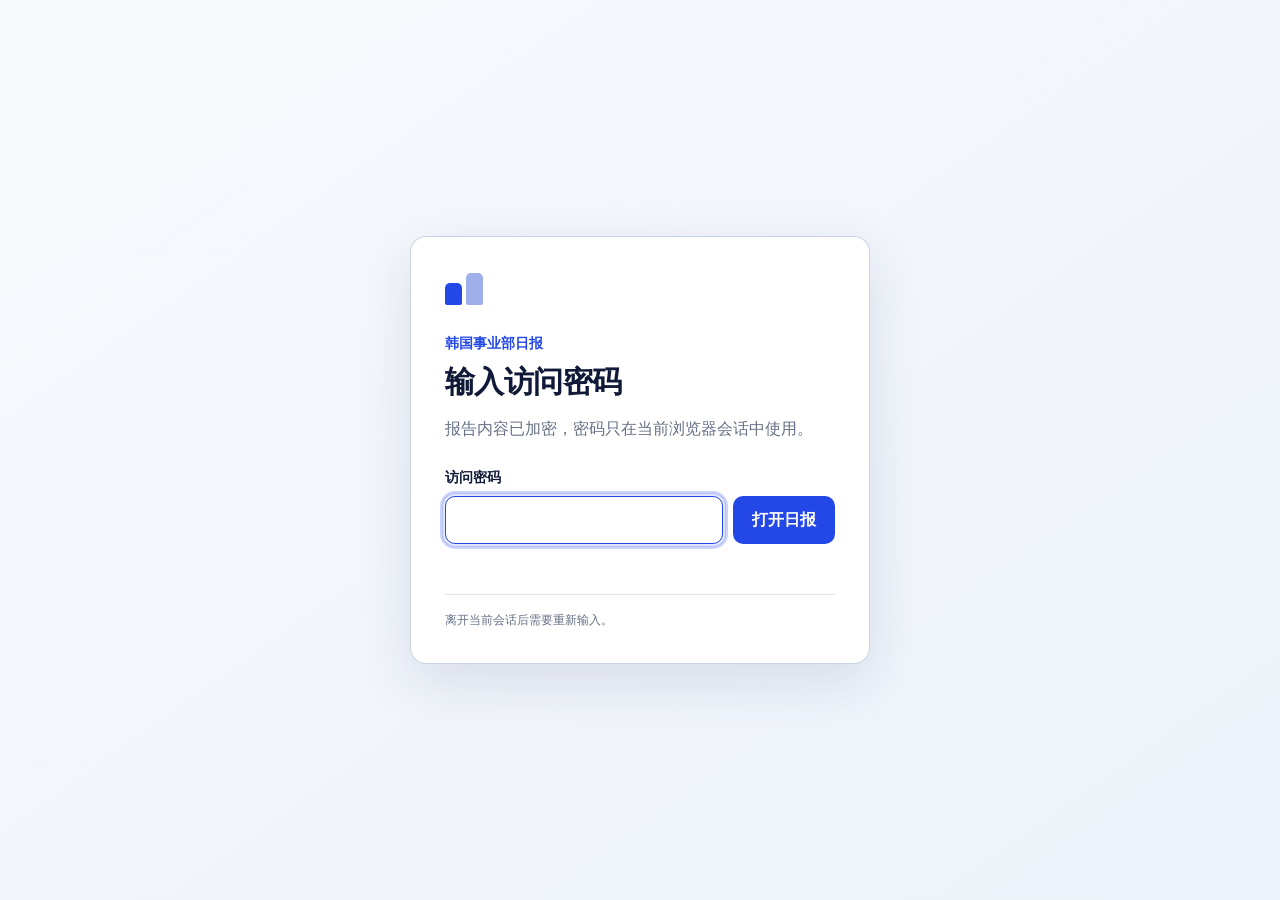
<file: daily/index.html>
<!doctype html>
<html lang="zh-CN">
<head>
  <meta charset="utf-8">
  <meta name="viewport" content="width=device-width,initial-scale=1,viewport-fit=cover">
  <meta name="robots" content="noindex, nofollow, noarchive">
  <meta name="referrer" content="no-referrer">
  <title>历史日报</title>
  <link rel="stylesheet" href="../assets/unlock.css">
</head>
<body data-payload="../secure/history.enc.json">
  <main id="unlock-panel" class="unlock-layout">
    <section class="unlock-card" aria-labelledby="unlock-title">
      <div class="brand-mark" aria-hidden="true"><span></span><span></span></div>
      <p class="product-name">韩国事业部日报</p>
      <h1 id="unlock-title">输入访问密码</h1>
      <p class="unlock-copy">报告内容已加密，密码只在当前浏览器会话中使用。</p>
      <form id="unlock-form" novalidate>
        <label for="site-password">访问密码</label>
        <div class="password-row">
          <input id="site-password" name="password" type="password" autocomplete="current-password" required>
          <button type="submit">打开日报</button>
        </div>
        <p id="unlock-error" class="unlock-error" role="alert" aria-live="polite"></p>
      </form>
      <p class="privacy-note">离开当前会话后需要重新输入。</p>
    </section>
  </main>
  <main id="content" hidden></main>
  <script type="module" src="../assets/unlock.mjs"></script>
</body>
</html>
</file>
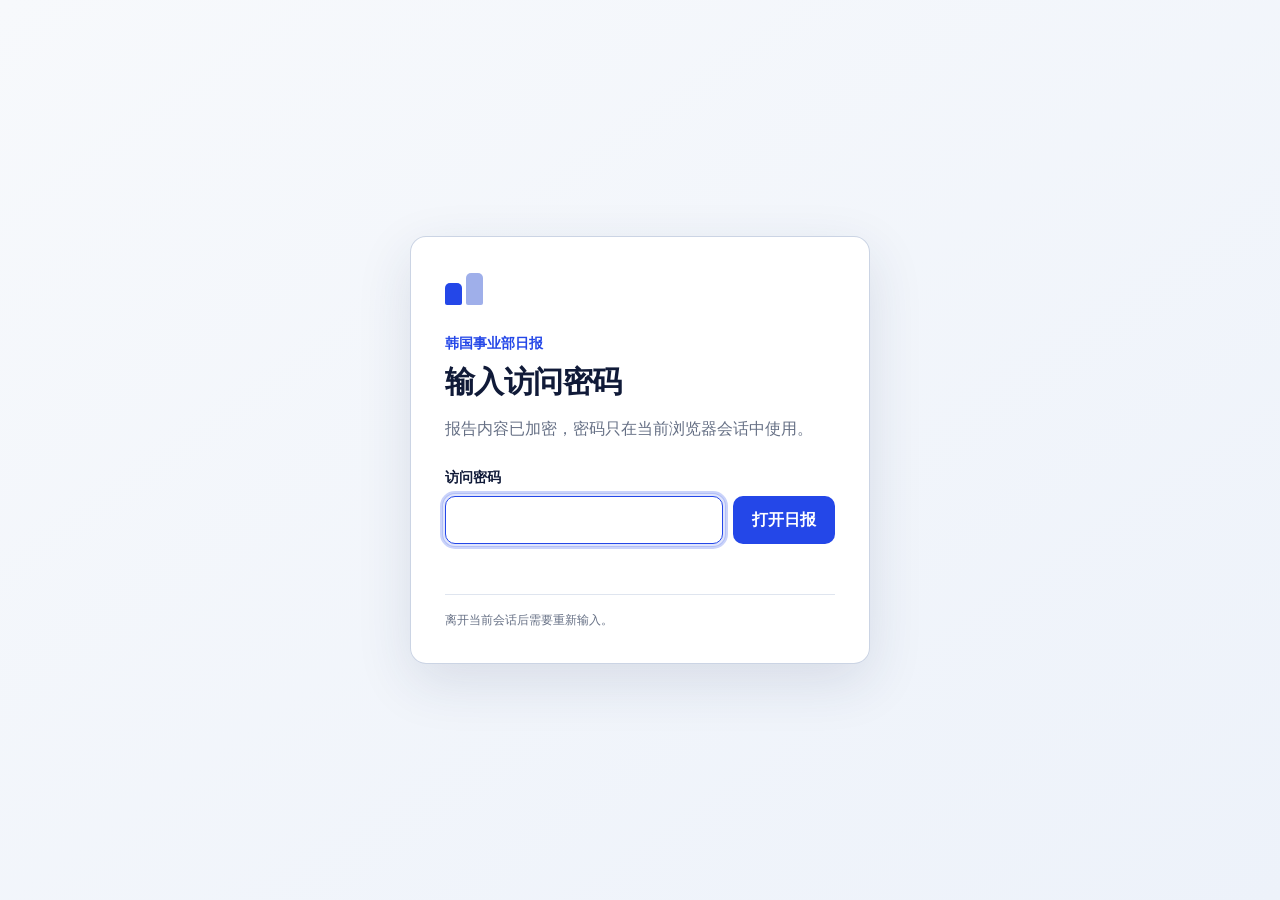
<file: daily/2026-09-01/index.html>
<!doctype html>
<html lang="zh-CN">
<head>
  <meta charset="utf-8">
  <meta name="viewport" content="width=device-width,initial-scale=1,viewport-fit=cover">
  <meta name="robots" content="noindex, nofollow, noarchive">
  <meta name="referrer" content="no-referrer">
  <title>韩国事业部日报</title>
  <link rel="stylesheet" href="../../assets/unlock.css">
</head>
<body data-payload="./report.enc.json">
  <main id="unlock-panel" class="unlock-layout">
    <section class="unlock-card" aria-labelledby="unlock-title">
      <div class="brand-mark" aria-hidden="true"><span></span><span></span></div>
      <p class="product-name">韩国事业部日报</p>
      <h1 id="unlock-title">输入访问密码</h1>
      <p class="unlock-copy">报告内容已加密，密码只在当前浏览器会话中使用。</p>
      <form id="unlock-form" novalidate>
        <label for="site-password">访问密码</label>
        <div class="password-row">
          <input id="site-password" name="password" type="password" autocomplete="current-password" required>
          <button type="submit">打开日报</button>
        </div>
        <p id="unlock-error" class="unlock-error" role="alert" aria-live="polite"></p>
      </form>
      <p class="privacy-note">离开当前会话后需要重新输入。</p>
    </section>
  </main>
  <main id="content" hidden></main>
  <script type="module" src="../../assets/unlock.mjs"></script>
</body>
</html>
</file>
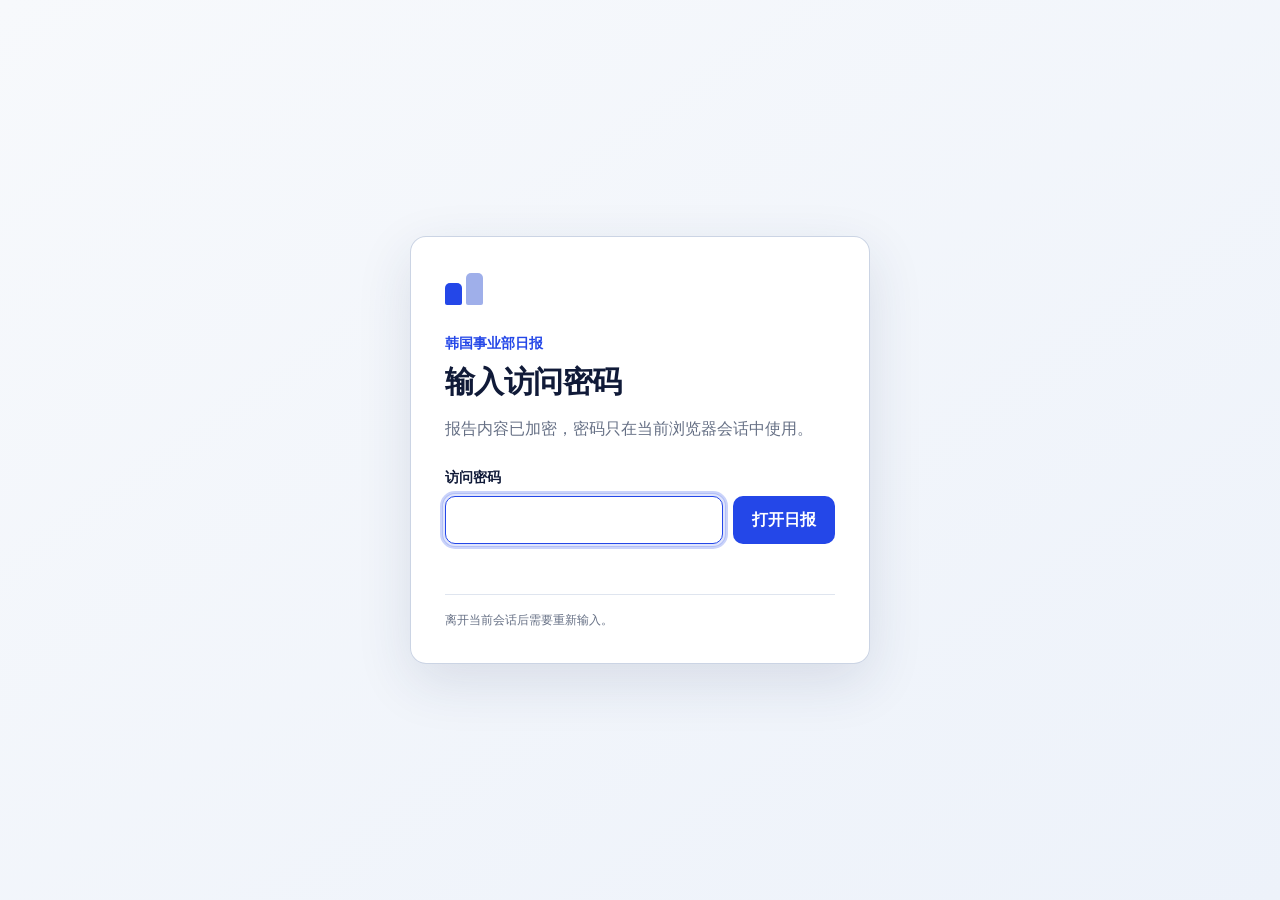
<file: daily/latest/index.html>
<!doctype html>
<html lang="zh-CN">
<head>
  <meta charset="utf-8">
  <meta name="viewport" content="width=device-width,initial-scale=1,viewport-fit=cover">
  <meta name="robots" content="noindex, nofollow, noarchive">
  <meta name="referrer" content="no-referrer">
  <title>最新日报</title>
  <link rel="stylesheet" href="../../assets/unlock.css">
</head>
<body data-payload="../../secure/latest.enc.json">
  <main id="unlock-panel" class="unlock-layout">
    <section class="unlock-card" aria-labelledby="unlock-title">
      <div class="brand-mark" aria-hidden="true"><span></span><span></span></div>
      <p class="product-name">韩国事业部日报</p>
      <h1 id="unlock-title">输入访问密码</h1>
      <p class="unlock-copy">报告内容已加密，密码只在当前浏览器会话中使用。</p>
      <form id="unlock-form" novalidate>
        <label for="site-password">访问密码</label>
        <div class="password-row">
          <input id="site-password" name="password" type="password" autocomplete="current-password" required>
          <button type="submit">打开日报</button>
        </div>
        <p id="unlock-error" class="unlock-error" role="alert" aria-live="polite"></p>
      </form>
      <p class="privacy-note">离开当前会话后需要重新输入。</p>
    </section>
  </main>
  <main id="content" hidden></main>
  <script type="module" src="../../assets/unlock.mjs"></script>
</body>
</html>
</file>
<file: assets/unlock.css>
:root{--ink:#101a38;--muted:#667085;--line:#dfe5ef;--paper:#fff;--bg:#f4f7fb;--blue:#2447e8;--blue-dark:#1734b7;--soft:#edf1ff;--red:#cf1c25;--radius:14px;--shadow:0 18px 55px rgba(31,48,89,.12)}*{box-sizing:border-box}html{scroll-behavior:smooth}body{margin:0;min-height:100dvh;background:var(--bg);color:var(--ink);font-family:-apple-system,BlinkMacSystemFont,"Segoe UI","PingFang SC","Microsoft YaHei",sans-serif}button,input{font:inherit}::selection{background:#ccd6ff;color:#101a38}.unlock-layout{min-height:100dvh;display:grid;place-items:center;padding:max(24px,env(safe-area-inset-top)) max(18px,env(safe-area-inset-right)) max(24px,env(safe-area-inset-bottom)) max(18px,env(safe-area-inset-left));background:linear-gradient(145deg,#f7f9fc 0%,#edf2fa 100%)}.unlock-card{width:min(100%,460px);padding:34px;border:1px solid rgba(191,202,222,.8);border-radius:16px;background:rgba(255,255,255,.96);box-shadow:var(--shadow)}.brand-mark{display:flex;gap:4px;width:42px;height:34px;align-items:flex-end;margin-bottom:30px}.brand-mark span{display:block;width:17px;border-radius:5px 5px 2px 2px;background:var(--blue)}.brand-mark span:first-child{height:22px}.brand-mark span:last-child{height:32px;background:#9fafea}.product-name{margin:0 0 9px;color:var(--blue);font-size:14px;font-weight:700}.unlock-card h1{margin:0;font-size:30px;letter-spacing:-.02em}.unlock-copy{margin:13px 0 27px;color:var(--muted);line-height:1.65}.unlock-card label{display:block;margin-bottom:9px;font-size:14px;font-weight:700}.password-row{display:grid;grid-template-columns:1fr auto;gap:10px}.password-row input{min-width:0;height:48px;border:1px solid #b9c4d8;border-radius:10px;padding:0 14px;color:var(--ink);background:#fff;outline:none}.password-row input:focus{border-color:var(--blue);box-shadow:0 0 0 3px rgba(36,71,232,.14)}.password-row button{height:48px;border:0;border-radius:10px;padding:0 19px;background:var(--blue);color:#fff;font-weight:750;cursor:pointer;transition:background .18s ease,transform .18s ease}.password-row button:hover{background:var(--blue-dark)}.password-row button:active{transform:translateY(1px)}.password-row button:disabled{background:#9aa7c7;cursor:not-allowed}.unlock-error{min-height:22px;margin:10px 0 0;color:#b4232c;font-size:13px}.privacy-note{margin:18px 0 0;padding-top:17px;border-top:1px solid var(--line);color:var(--muted);font-size:12px}.page{width:min(1460px,calc(100% - 36px));margin:26px auto 52px}.head{display:flex;justify-content:space-between;gap:24px;margin-bottom:18px}.head h1{margin:5px 0 7px;font-size:32px}.eyebrow,.meta,.subtle{color:var(--muted);font-size:13px}.eyebrow{letter-spacing:.08em}.date{border:1px solid #aeb9dd;border-radius:11px;background:#fff;padding:10px 14px;font-weight:700;height:max-content;white-space:nowrap}.head-actions{display:flex;align-items:flex-start;justify-content:flex-end;gap:12px;min-width:0}.refresh-panel{display:grid;justify-items:end;gap:6px;max-width:min(430px,45vw);min-width:0}.refresh-button{min-height:44px;border:1px solid var(--blue);border-radius:11px;background:var(--blue);color:var(--paper);padding:9px 18px;font-weight:800;white-space:nowrap;cursor:pointer;transition:background .18s ease,transform .18s ease}.refresh-button:hover:not(:disabled){background:var(--blue-dark)}.refresh-button:active:not(:disabled){transform:translateY(1px)}.refresh-button:disabled{border-color:var(--line);background:var(--line);color:var(--muted);cursor:not-allowed}.refresh-status{max-width:100%;color:var(--muted);font-size:12px;line-height:1.45;text-align:right;overflow-wrap:anywhere}.refresh-status[data-state="success"]{color:var(--blue)}.refresh-status[data-state="failure"]{color:var(--red);font-weight:700}.refresh-status[data-state="warning"]{color:var(--muted)}.refresh-legacy{color:var(--ink)}.nav,.filters{display:flex;gap:8px;overflow-x:auto}.nav{padding-bottom:15px}.nav a,.chip{white-space:nowrap;text-decoration:none;border:1px solid var(--line);background:#fff;border-radius:9px;padding:9px 14px;color:var(--ink)}.chip{cursor:pointer}.chip.active{border-color:var(--blue);color:var(--blue)}.section{scroll-margin-top:16px;margin-bottom:26px}.section-head{display:flex;align-items:center;justify-content:space-between;gap:16px;margin-bottom:11px}.title{display:flex;align-items:center;gap:10px}.title h2{font-size:22px;margin:0}.section-icon{width:32px;height:32px;border-radius:10px;background:var(--soft);display:inline-grid;place-items:center;color:var(--blue);font-weight:900}.card{background:#fff;border:1px solid var(--line);border-radius:var(--radius);box-shadow:0 8px 28px rgba(35,52,91,.07)}.unit-grid{display:grid;gap:16px}.unit{display:grid;grid-template-columns:minmax(310px,1fr) minmax(430px,1.12fr);padding:24px}.unit-name{grid-column:1/-1;font-size:21px;font-weight:800;margin-bottom:18px}.sales{display:grid;grid-template-columns:1fr 1fr;border-right:1px solid var(--line);padding-right:24px}.metric{padding:10px 18px}.metric+.metric{border-left:1px solid var(--line)}.label{font-size:14px}.money{color:var(--red);font-size:38px;font-weight:800;margin:22px 0 8px;font-variant-numeric:tabular-nums}.quality{padding-left:28px}.quality-row{display:grid;grid-template-columns:150px 1fr;gap:18px;padding:8px 0 17px}.quality-row+.quality-row{border-top:1px solid var(--line);padding-top:18px}.quality-value{color:var(--blue);font-size:30px;font-weight:800;margin-top:6px}.refund{text-align:right;color:var(--muted);align-self:center}.target{display:grid;gap:7px}.target-line{height:3px;background:var(--line);position:relative}.target-fill{display:block;height:100%;background:var(--blue)}.target-marker{position:absolute;top:-5px;width:2px;height:13px;background:#283b85}.target-meta{display:flex;justify-content:space-between;color:var(--muted);font-size:12px}.filters{padding:12px;background:#fff;border:1px solid var(--line);border-radius:var(--radius);margin-bottom:14px}.table-card{overflow:hidden}.table-head{display:flex;align-items:center;justify-content:space-between;padding:17px 20px;border-bottom:1px solid var(--line)}.scroll{overflow-x:auto}table{width:100%;min-width:1120px;border-collapse:collapse}th,td{padding:12px 14px;border-bottom:1px solid var(--line);font-size:13px;text-align:right;vertical-align:middle}th{color:var(--muted);background:#fbfcfe}th:first-child,td:first-child,th:nth-child(2),td:nth-child(2){text-align:left}tbody tr:last-child td{border-bottom:0}.rank{display:inline-grid;place-items:center;width:25px;height:25px;border-radius:50%;background:var(--soft);color:var(--blue);font-weight:800}.money-cell{color:var(--red);font-weight:750;white-space:nowrap;font-variant-numeric:tabular-nums}.tag,.level-badge,.count{display:inline-flex;border-radius:7px;background:#f0f3f9;color:#53607e;padding:4px 7px;font-size:11px}.count{color:var(--blue);background:var(--soft)}.news-columns{display:grid;grid-template-columns:1fr 1fr;gap:16px;margin-top:14px}.news-column,.feature{padding:17px}.news-list{display:grid;gap:12px}.news-card{border:1px solid var(--line);border-radius:12px;padding:14px}.news-card h3,.feature h3{margin:8px 0;line-height:1.35}.news-card p,.feature p{margin:6px 0;color:#34405d;line-height:1.55;font-size:13px}.why{color:var(--blue);font-weight:750;margin-top:10px}.source{display:flex;flex-wrap:wrap;gap:8px;color:var(--muted);font-size:12px;margin-top:10px}.source a{margin-left:auto;color:var(--blue)}.empty{padding:30px;text-align:center;color:var(--muted)}footer{text-align:center;color:var(--muted);font-size:12px;margin-top:18px}@media(max-width:1000px){.unit{grid-template-columns:1fr}.sales{border-right:0;border-bottom:1px solid var(--line);padding:0 0 18px}.quality{padding:18px 0 0}.news-columns{grid-template-columns:1fr}.head{align-items:flex-start}.head-actions{flex-direction:column;align-items:flex-end}.refresh-panel{max-width:min(430px,52vw)}}@media(max-width:680px){.unlock-card{padding:26px 20px}.unlock-card h1{font-size:26px}.password-row{grid-template-columns:1fr}.password-row button{width:100%}.page{width:calc(100% - 20px);margin-top:16px}.head{flex-direction:column}.head h1{font-size:26px}.head-actions{width:100%;align-items:stretch}.date{width:max-content}.refresh-panel{max-width:none;justify-items:stretch}.refresh-button{width:100%}.refresh-status{text-align:left}.unit{padding:16px}.sales{grid-template-columns:1fr}.metric{padding:12px 0}.metric+.metric{border-left:0;border-top:1px solid var(--line)}.money{font-size:32px;margin-top:13px}.quality-row{grid-template-columns:1fr}.refund{text-align:left}.section-head{align-items:flex-start}.section-head>.subtle{max-width:42%;text-align:right}}
.comparison-strip{grid-column:1/-1;display:grid;grid-template-columns:repeat(4,minmax(150px,1fr));border-top:1px solid var(--line);margin-top:20px;padding-top:15px}.comparison-item{padding:5px 18px;min-width:0}.comparison-item+.comparison-item{border-left:1px solid var(--line)}.comparison-label{color:var(--muted);font-size:12px;margin-bottom:7px}.comparison-value{font-size:19px;font-weight:800;font-variant-numeric:tabular-nums}.metric-link{color:var(--blue);text-underline-offset:3px;font-weight:750}.status-card{overflow:hidden}.status-summary{display:flex;flex-wrap:wrap;gap:10px;align-items:center;padding:15px 20px;border-bottom:1px solid var(--line);color:var(--muted);font-size:13px}.status-list{display:grid}.status-row{display:grid;grid-template-columns:minmax(140px,.65fr) 120px minmax(280px,1.35fr) minmax(220px,1fr);gap:16px;align-items:start;padding:14px 20px;border-bottom:1px solid var(--line);font-size:13px}.status-row:last-child{border-bottom:0}.status-name{font-weight:800}.state{display:inline-flex;width:max-content;border:1px solid #cbd4e5;border-radius:7px;padding:4px 8px;font-size:11px;font-weight:800;color:#53607e;background:#f7f9fc}.state[data-state="READY"]{border-color:#b9c7ef;color:#294d9b;background:#eef2ff}.state[data-state="NEEDS_DATA"]{border-color:#e2b9b9;color:#a42626;background:#fff4f4}.state[data-state="NOT_COMPARABLE"],.state[data-state="NO_TARGET"],.state[data-state="WORKDAY_ONLY"]{border-color:#d9dfe9;color:#667085;background:#f7f8fa}.status-input{color:var(--muted)}.status-empty{padding:24px 20px;color:var(--muted)}a:focus-visible,button:focus-visible,input:focus-visible{outline:3px solid rgba(36,71,232,.24);outline-offset:2px}@media(max-width:1000px){.comparison-strip{grid-template-columns:1fr 1fr}.comparison-item:nth-child(3){border-left:0;border-top:1px solid var(--line);padding-top:14px}.comparison-item:nth-child(4){border-top:1px solid var(--line);padding-top:14px}.status-row{grid-template-columns:1fr 120px}.status-detail,.status-input{grid-column:1/-1}}@media(max-width:680px){.comparison-strip{grid-template-columns:1fr}.comparison-item+.comparison-item{border-left:0;border-top:1px solid var(--line);padding-top:14px}.status-row{grid-template-columns:1fr}.status-detail,.status-input{grid-column:auto}}
@media(prefers-reduced-motion:reduce){html{scroll-behavior:auto}.password-row button{transition:none}}
table{min-width:1540px}
[hidden]{display:none!important}
.channel-card{overflow:hidden}.channel-summary{display:grid;grid-template-columns:minmax(220px,.85fr) minmax(0,2.15fr);align-items:stretch}.channel-lead{padding:22px;border-right:1px solid var(--line);background:var(--soft)}.channel-brand{font-size:22px;font-weight:850;margin-bottom:8px}.channel-note{color:#3d4967;font-size:13px;line-height:1.55}.channel-kpis{display:grid;grid-template-columns:repeat(2,minmax(135px,1fr));align-items:stretch}.channel-kpi{padding:20px;border-left:1px solid var(--line)}.channel-kpi:first-child{border-left:0}.channel-kpi-label{color:var(--muted);font-size:12px}.channel-kpi-value{font-size:25px;font-weight:850;font-variant-numeric:tabular-nums;margin-top:10px}.channel-kpi-value.primary{color:var(--red)}.channel-meta{display:flex;flex-wrap:wrap;gap:8px 18px;padding:12px 20px;border-top:1px solid var(--line);color:var(--muted);font-size:12px}.channel-platform-grid{display:grid;grid-template-columns:repeat(3,minmax(180px,1fr));border-top:1px solid var(--line)}.channel-platform{border-right:1px solid var(--line)}.channel-platform:last-child{border-right:0}.channel-platform summary{cursor:pointer;min-height:74px;padding:14px;list-style:none}.channel-platform summary::-webkit-details-marker{display:none}.channel-platform-title{display:block;font-weight:850}.channel-platform-hint{display:block;color:var(--muted);font-size:11px;margin-top:4px}.channel-platform-values{display:block;color:var(--red);font-size:12px;font-weight:750;margin-top:8px;font-variant-numeric:tabular-nums}.channel-platform table{min-width:420px}@media(max-width:1000px){.channel-summary{grid-template-columns:1fr}.channel-lead{border-right:0;border-bottom:1px solid var(--line)}.channel-platform-grid{grid-template-columns:1fr}}
</file>
